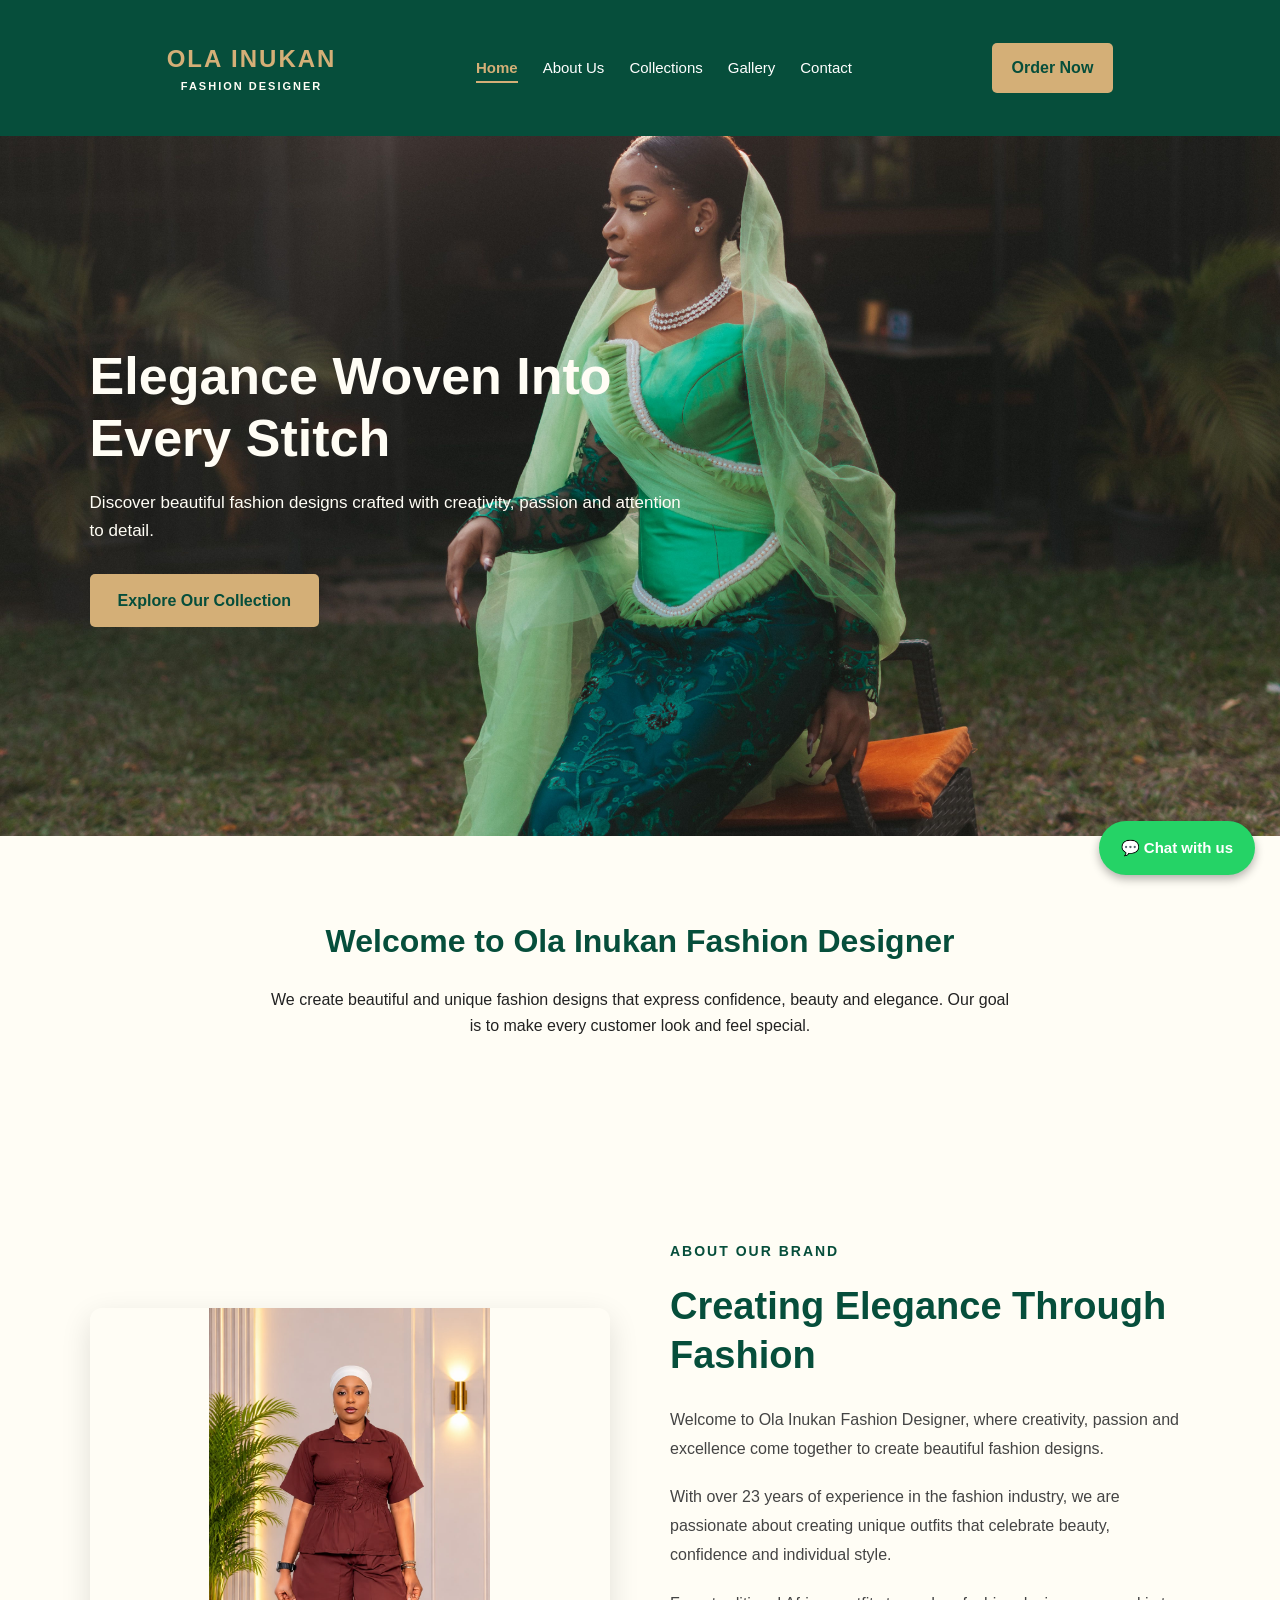
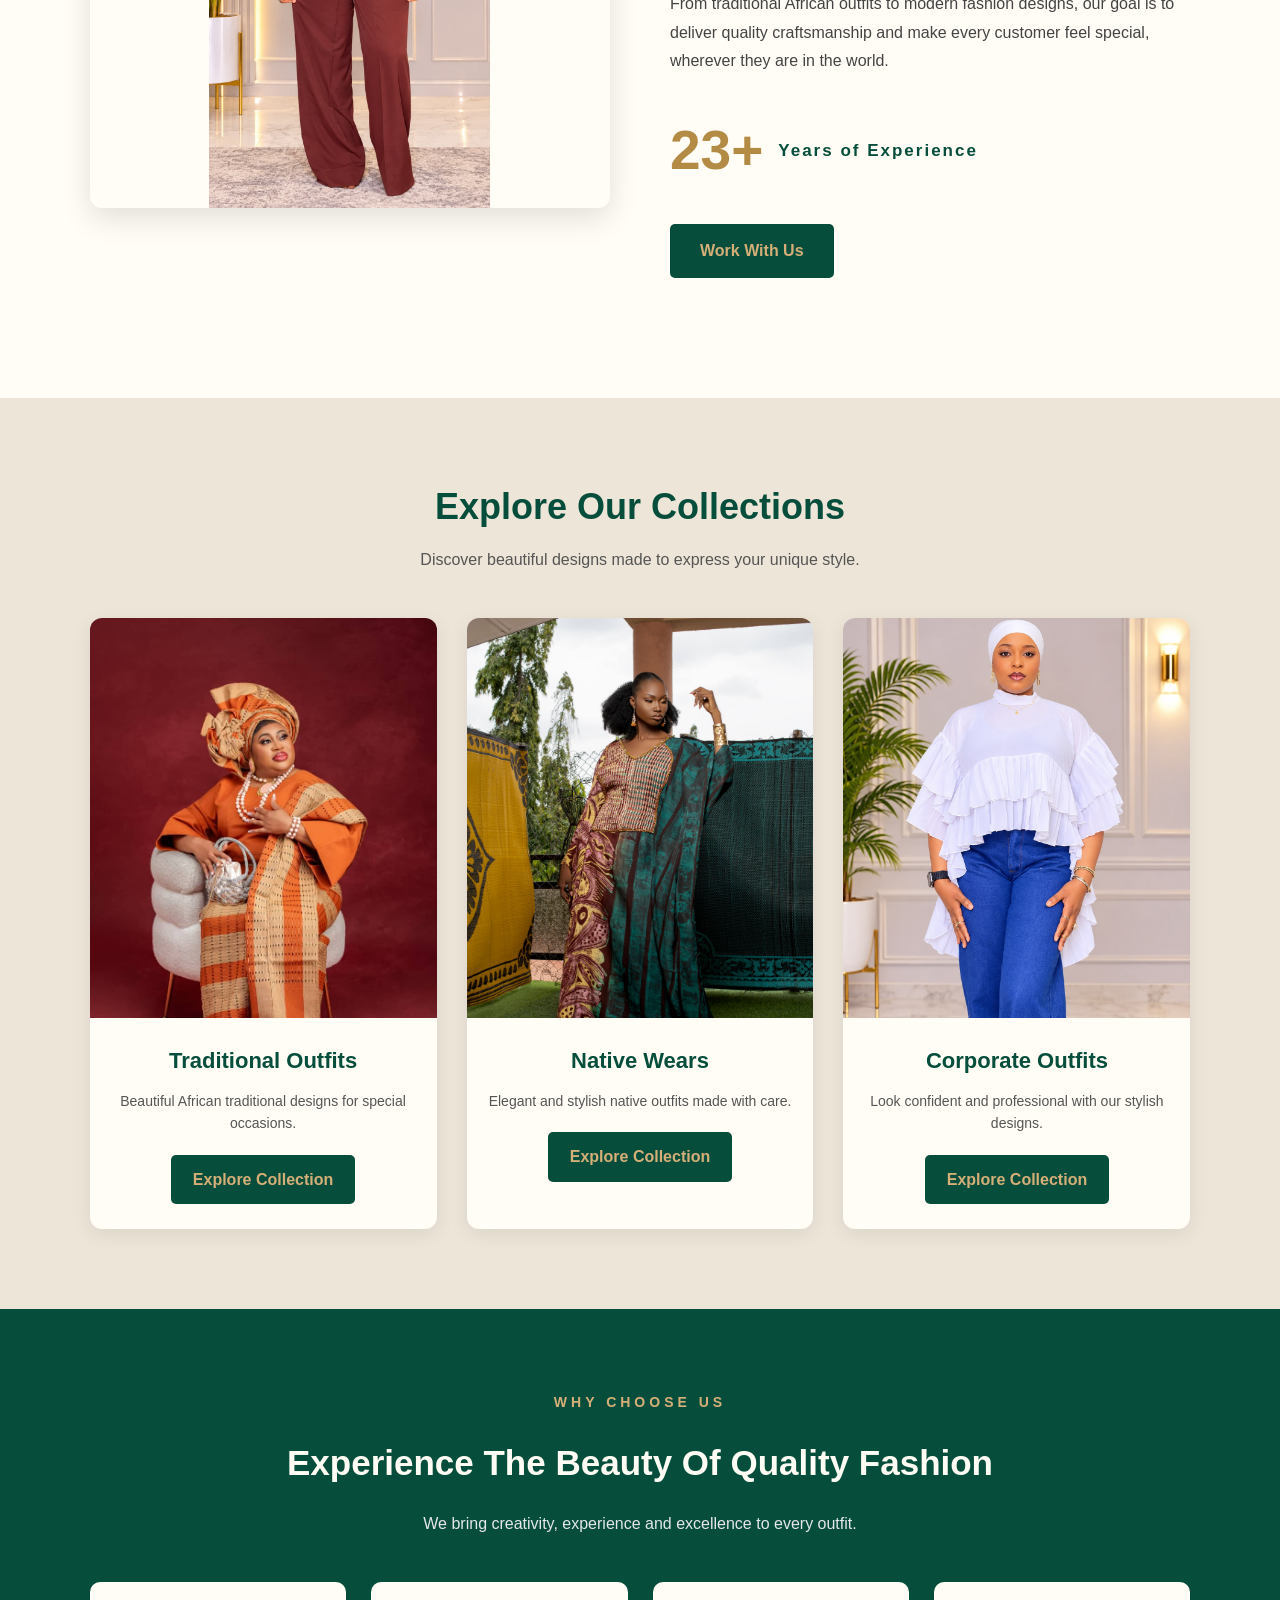
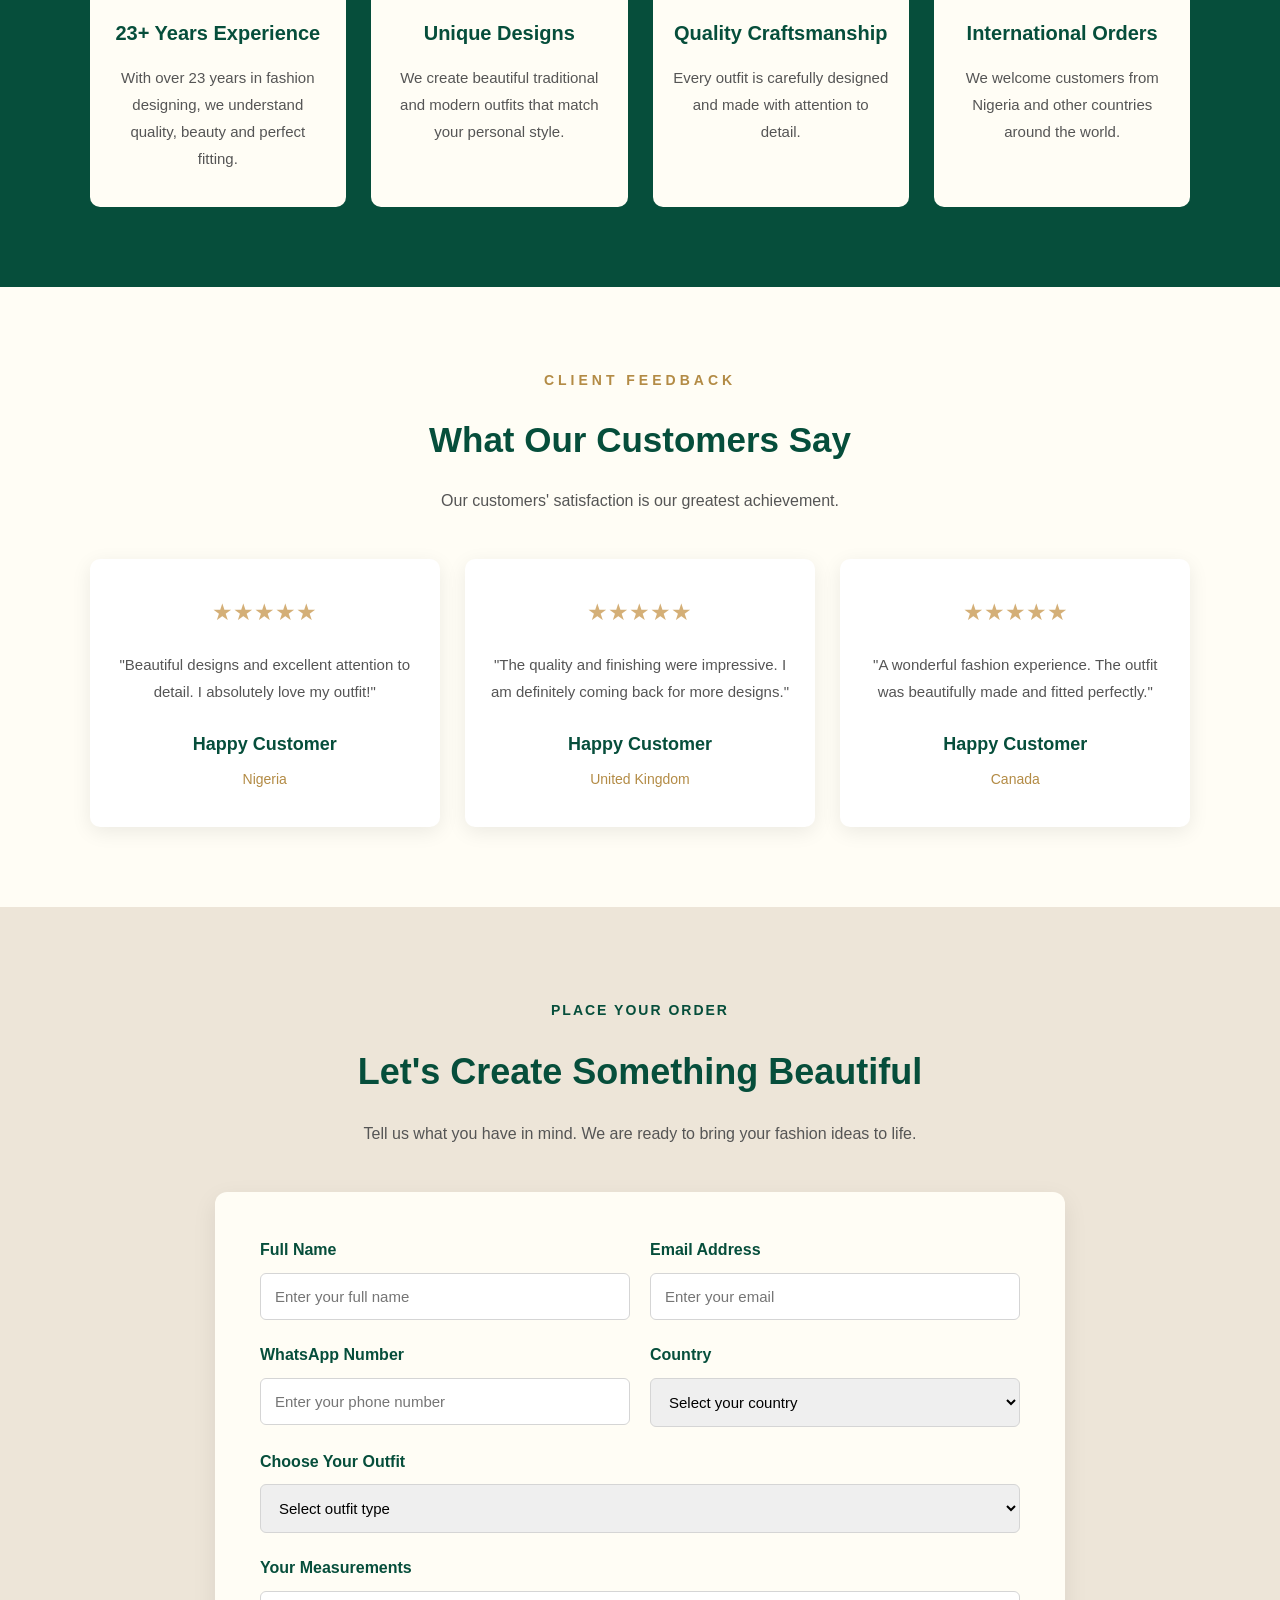
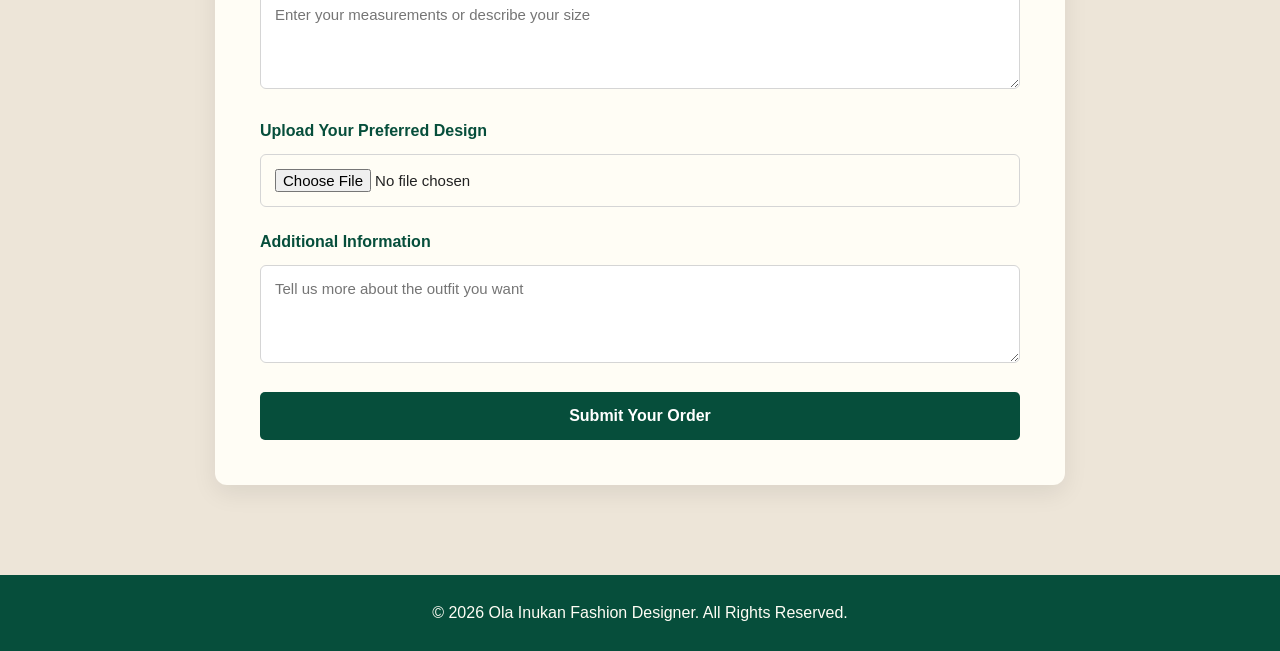
<file: index.html>
<!DOCTYPE html>
<html lang="en">
    <head>
        <meta charset="UTF-8">
        <meta name="viewport" content="width=device-width, initial-scale=1.0">

        <title>Ola Inukan Fashion Designer | Custom Fashion & Traditional Outfits</title>

        <meta name="description" content="Discover beautiful custom fashion designs by Ola Inukan Fashion Designer. We create elegant traditional outfits, native wears, corporate outfits and custom designs for customers in Nigeria and worldwide.">

        <meta name="keywords" content="Ola Inukan Fashion Designer, fashion designer in Nigeria, custom fashion designs, traditional outfits, native wears, corporate outfits, bespoke fashion">

        <meta name="author" content="Ola Inukan Fashion Designer">

        <meta name="robots" content="index, follow">

        <meta name="theme-color" content="#064E3B">

        <link rel="stylesheet" href="css/style.css">
    </head>

<body>
    <!-- Navigation Bar -->
<header>
    <nav class="navbar">

        <div class="logo">
            OLA INUKAN
            <span>FASHION DESIGNER</span>
        </div>

        <ul class="nav-links">
            <li><a href="index.html" class="active">Home</a></li>
            <li><a href="about.html">About Us</a></li>
            <li><a href="collections.html">Collections</a></li>
            <li><a href="gallery.html">Gallery</a></li>
            <li><a href="contact.html">Contact</a></li>
        </ul>

        <a href="order.html" class="order-btn">Order Now</a>

    </nav>
</header>

<!-- Hero Banner -->
<section class="hero">
    <div class="hero-content">

        <h1>Elegance Woven Into Every Stitch</h1>

        <p>
            Discover beautiful fashion designs crafted with creativity,
            passion and attention to detail.
        </p>

        <a href="collections.html" class="hero-btn">
            Explore Our Collection
        </a>

    </div>
</section>

<!-- Welcome Section -->
<section class="welcome">

    <h2>Welcome to Ola Inukan Fashion Designer</h2>

    <p>
        We create beautiful and unique fashion designs that express
        confidence, beauty and elegance. Our goal is to make every
        customer look and feel special.
    </p>

</section>

<!-- ABOUT US SECTION -->
<section class="about">

    <div class="about-container">

        <div class="about-image">
            <img src="./images/collections/about.jpeg" alt="Ola Inukan Fashion Designer">
        </div>

        <div class="about-content">

            <span class="about-subtitle">ABOUT OUR BRAND</span>

            <h2>Creating Elegance Through Fashion</h2>

            <p>
                Welcome to Ola Inukan Fashion Designer, where creativity,
                passion and excellence come together to create beautiful
                fashion designs.
            </p>

            <p>
                With over 23 years of experience in the fashion industry,
                we are passionate about creating unique outfits that
                celebrate beauty, confidence and individual style.
            </p>

            <p>
                From traditional African outfits to modern fashion designs,
                our goal is to deliver quality craftsmanship and make
                every customer feel special, wherever they are in the world.
            </p>

            <div class="experience">
                <h3>23+</h3>
                <span>Years of Experience</span>
            </div>

            <a href="contact.html" class="about-btn">
                Work With Us
            </a>

        </div>

    </div>

</section>

<!-- FASHION COLLECTIONS SECTION -->
<section class="collections">

    <div class="section-heading">
        <h2>Explore Our Collections</h2>
        <p>Discover beautiful designs made to express your unique style.</p>
    </div>

    <div class="collection-container">

        <!-- Traditional Outfits -->
        <div class="collection-box">
            <img src="images/collections/traditional.jpeg"
                 alt="Traditional African outfit">

            <div class="collection-info">
                <h3>Traditional Outfits</h3>
                <p>Beautiful African traditional designs for special occasions.</p>
                <a href="collections.html">Explore Collection</a>
            </div>
        </div>

        <!-- Native Wears -->
        <div class="collection-box">
            <img src="images/collections/native.jpg"
                 alt="Elegant native wear">

            <div class="collection-info">
                <h3>Native Wears</h3>
                <p>Elegant and stylish native outfits made with care.</p>
                <a href="collections.html">Explore Collection</a>
            </div>
        </div>

        <!-- Corporate Outfits -->
        <div class="collection-box">
            <img src="images/collections/corporate.jpeg"
                 alt="Corporate fashion outfit">

            <div class="collection-info">
                <h3>Corporate Outfits</h3>
                <p>Look confident and professional with our stylish designs.</p>
                <a href="collections.html">Explore Collection</a>
            </div>
        </div>

    </div>

</section>

<!-- WHY CHOOSE US SECTION -->

<section class="why-choose-us">

    <div class="why-heading">
        <span>WHY CHOOSE US</span>
        <h2>Experience The Beauty Of Quality Fashion</h2>
        <p>We bring creativity, experience and excellence to every outfit.</p>
    </div>

    <div class="why-container">

        <div class="why-box">
            <h3>23+ Years Experience</h3>
            <p>
                With over 23 years in fashion designing,
                we understand quality, beauty and perfect fitting.
            </p>
        </div>

        <div class="why-box">
            <h3>Unique Designs</h3>
            <p>
                We create beautiful traditional and modern outfits
                that match your personal style.
            </p>
        </div>

        <div class="why-box">
            <h3>Quality Craftsmanship</h3>
            <p>
                Every outfit is carefully designed and made
                with attention to detail.
            </p>
        </div>

        <div class="why-box">
            <h3>International Orders</h3>
            <p>
                We welcome customers from Nigeria and other
                countries around the world.
            </p>
        </div>

    </div>

</section>

<!-- CUSTOMER TESTIMONIALS SECTION -->

<section class="testimonials">

    <div class="testimonial-heading">

        <span>CLIENT FEEDBACK</span>

        <h2>What Our Customers Say</h2>

        <p>
            Our customers' satisfaction is our greatest achievement.
        </p>

    </div>

    <div class="testimonial-container">

        <div class="testimonial-box">

            <div class="stars">★★★★★</div>

            <p>
                "Beautiful designs and excellent attention to detail.
                I absolutely love my outfit!"
            </p>

            <h3>Happy Customer</h3>

            <span>Nigeria</span>

        </div>


        <div class="testimonial-box">

            <div class="stars">★★★★★</div>

            <p>
                "The quality and finishing were impressive.
                I am definitely coming back for more designs."
            </p>

            <h3>Happy Customer</h3>

            <span>United Kingdom</span>

        </div>


        <div class="testimonial-box">

            <div class="stars">★★★★★</div>

            <p>
                "A wonderful fashion experience.
                The outfit was beautifully made and fitted perfectly."
            </p>

            <h3>Happy Customer</h3>

            <span>Canada</span>

        </div>

    </div>

</section>

<!-- ORDER YOUR OUTFIT SECTION -->

<section class="order-section">

    <div class="order-heading">

        <span>PLACE YOUR ORDER</span>

        <h2>Let's Create Something Beautiful</h2>

        <p>
            Tell us what you have in mind.
            We are ready to bring your fashion ideas to life.
        </p>

    </div>

    <div class="order-container">

        <form id="orderForm">

    <div class="form-row">

        <div class="form-group">
            <label>Full Name</label>
            <input type="text" id="customerName" placeholder="Enter your full name" required>
        </div>

        <div class="form-group">
            <label>Email Address</label>
            <input type="email" id="customerEmail" placeholder="Enter your email" required>
        </div>

    </div>

    <div class="form-row">

        <div class="form-group">
            <label>WhatsApp Number</label>
            <input type="tel" id="phone" placeholder="Enter your phone number" required>
        </div>

        <div class="form-group">
            <label>Country</label>
            <select id="country" required>
                <option value="">Select your country</option>
                <option>Nigeria</option>
                <option>United Kingdom</option>
                <option>Canada</option>
                <option>United States</option>
                <option>Other</option>
            </select>
        </div>

    </div>

    <div class="form-group">
        <label>Choose Your Outfit</label>

        <select id="outfit" required>
            <option value="">Select outfit type</option>
            <option>Traditional Outfits</option>
            <option>Native Wears</option>
            <option>Corporate Outfits</option>
            <option>Wedding Outfits</option>
            <option>Custom Designs</option>
        </select>
    </div>

    <div class="form-group">
        <label>Your Measurements</label>

        <textarea id="measurements" rows="4"
        placeholder="Enter your measurements or describe your size"></textarea>
    </div>

    <div class="form-group">
        <label>Upload Your Preferred Design</label>

        <input type="file" id="designImage" accept="image/*">
    </div>

    <div class="form-group">
        <label>Additional Information</label>

        <textarea id="details" rows="4"
        placeholder="Tell us more about the outfit you want"></textarea>
    </div>

    <button type="submit" class="order-submit">
        Submit Your Order
    </button>

</form>

    </div>

</section>

<!-- Footer -->
<footer>
    <p>&copy; 2026 Ola Inukan Fashion Designer. All Rights Reserved.</p>
</footer>

<script src="script.js"></script>

<a href="https://wa.me/2348084676837"
   class="whatsapp-float"
   target="_blank"
   aria-label="Chat with us on WhatsApp">

    <span>💬 Chat with us</span>

</a>

</body>
</html>
</file>
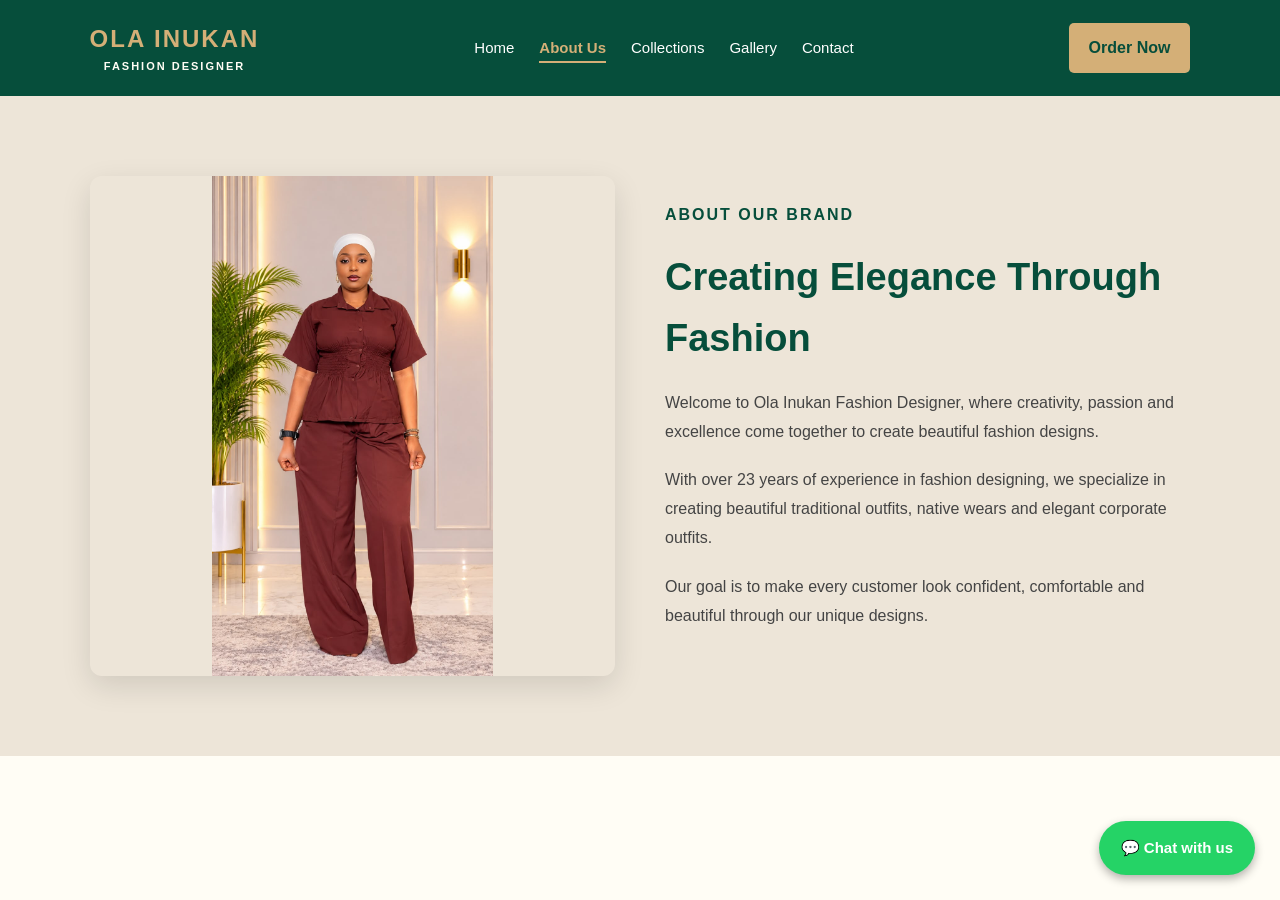
<file: about.html>
<!DOCTYPE html>
<html lang="en">
<head>
    <meta charset="UTF-8">
    <meta name="viewport" content="width=device-width, initial-scale=1.0">

    <title>About Ola Inukan | 23 Years of Fashion Experience</title>

    <meta name="description" content="Learn about Ola Inukan Fashion Designer, a fashion professional with 23 years of experience creating beautiful traditional, native and custom outfits.">

    <meta name="keywords" content="About Ola Inukan, experienced fashion designer, Nigerian fashion designer, custom clothing">

    <meta name="author" content="Ola Inukan Fashion Designer">
    <meta name="robots" content="index, follow">
    <meta name="theme-color" content="#064E3B">

    <link rel="stylesheet" href="css/style.css">
</head>

<body>

    <!-- Navigation Bar -->
    <nav class="navbar">

        <div class="logo">
            OLA INUKAN
            <span>FASHION DESIGNER</span>
        </div>

        <ul class="nav-links">
            <li><a href="index.html">Home</a></li>
            <li><a href="about.html" class="active">About Us</a></li>
            <li><a href="collections.html">Collections</a></li>
            <li><a href="gallery.html">Gallery</a></li>
            <li><a href="contact.html">Contact</a></li>
        </ul>

        <a href="order.html" class="order-btn">Order Now</a>

    </nav>

    <!-- About Us Section -->
    <section class="about-page">

        <div class="about-image">
            <img src="./images/collections/about.jpeg" alt="Ola Inukan Fashion Designer">
        </div>

        <div class="about-content">

            <span>ABOUT OUR BRAND</span>

            <h1>Creating Elegance Through Fashion</h1>

            <p>
                Welcome to Ola Inukan Fashion Designer, where creativity,
                passion and excellence come together to create beautiful
                fashion designs.
            </p>

            <p>
                With over 23 years of experience in fashion designing,
                we specialize in creating beautiful traditional outfits,
                native wears and elegant corporate outfits.
            </p>

            <p>
                Our goal is to make every customer look confident,
                comfortable and beautiful through our unique designs.
            </p>

        </div>

    </section>

<a href="https://wa.me/2348084676837"
   class="whatsapp-float"
   target="_blank"
   aria-label="Chat with us on WhatsApp">

    <span>💬 Chat with us</span>

</a>

</body>
</html>
</file>
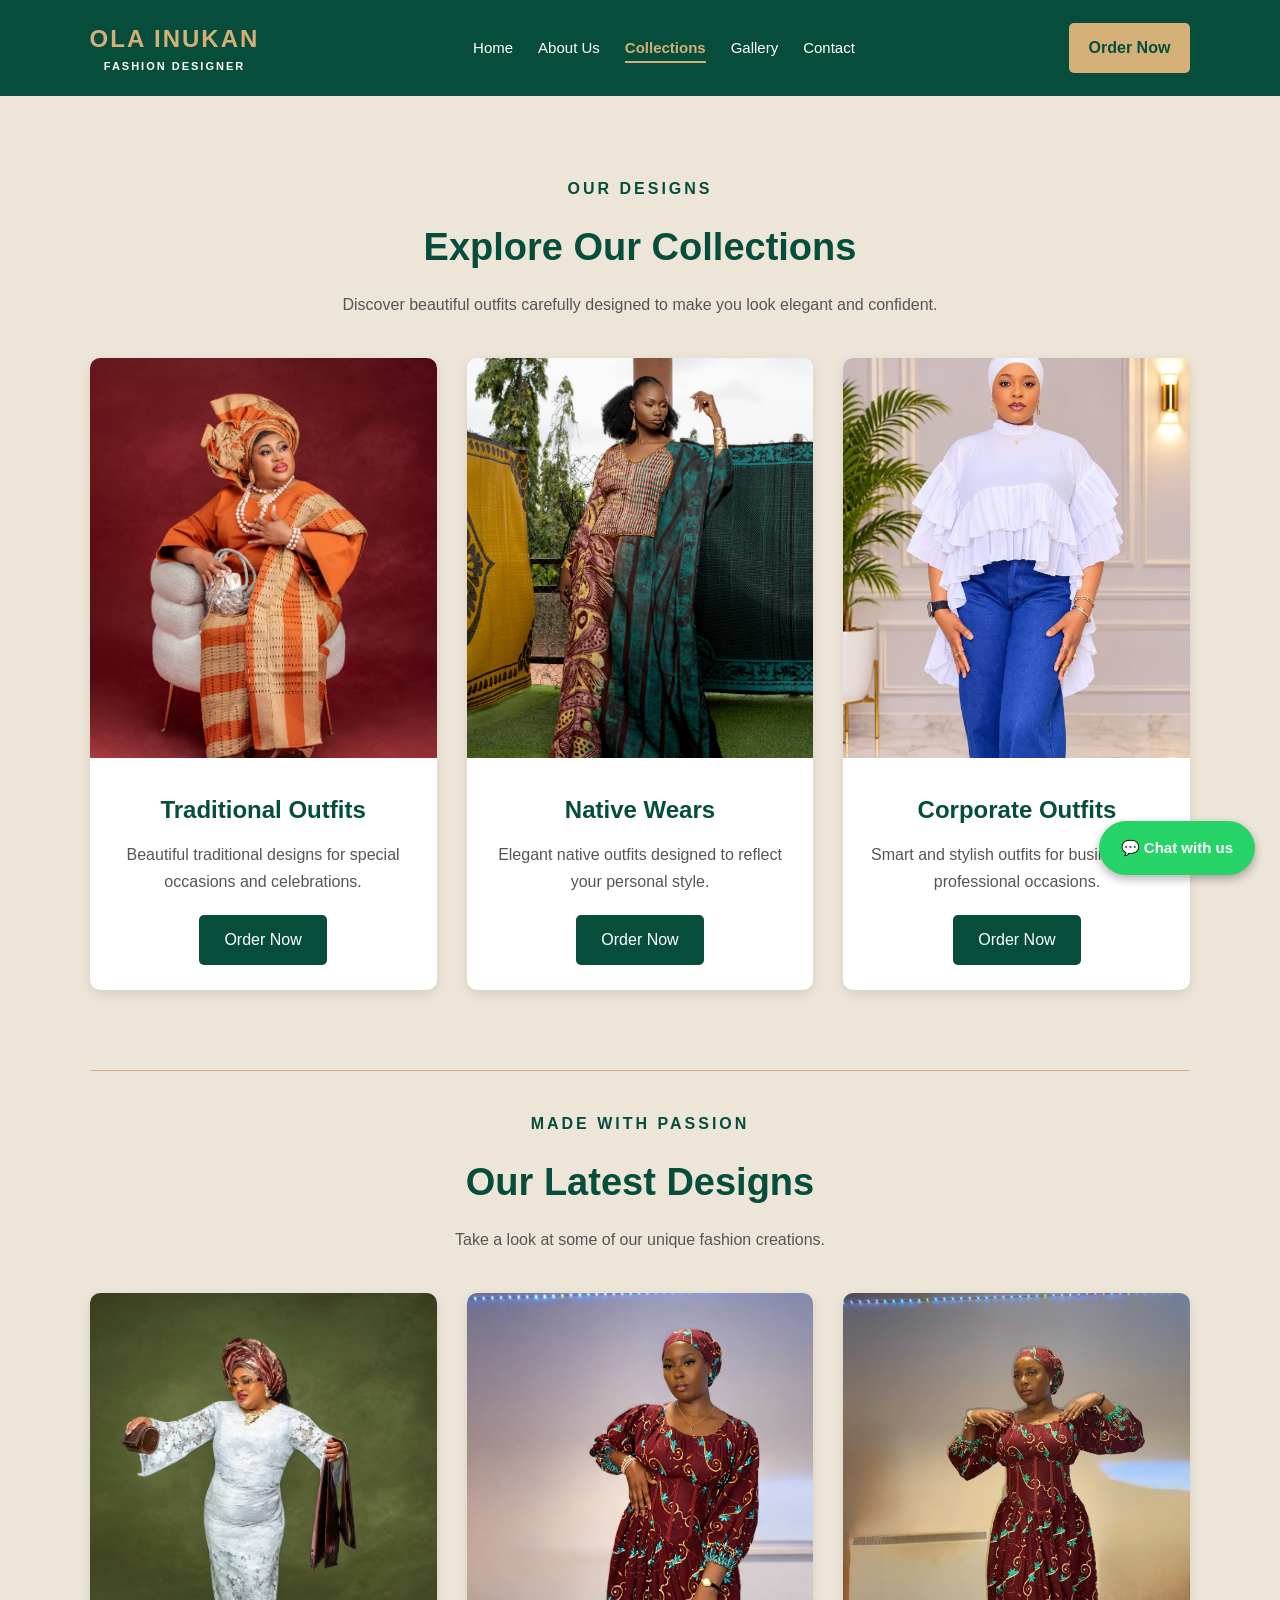
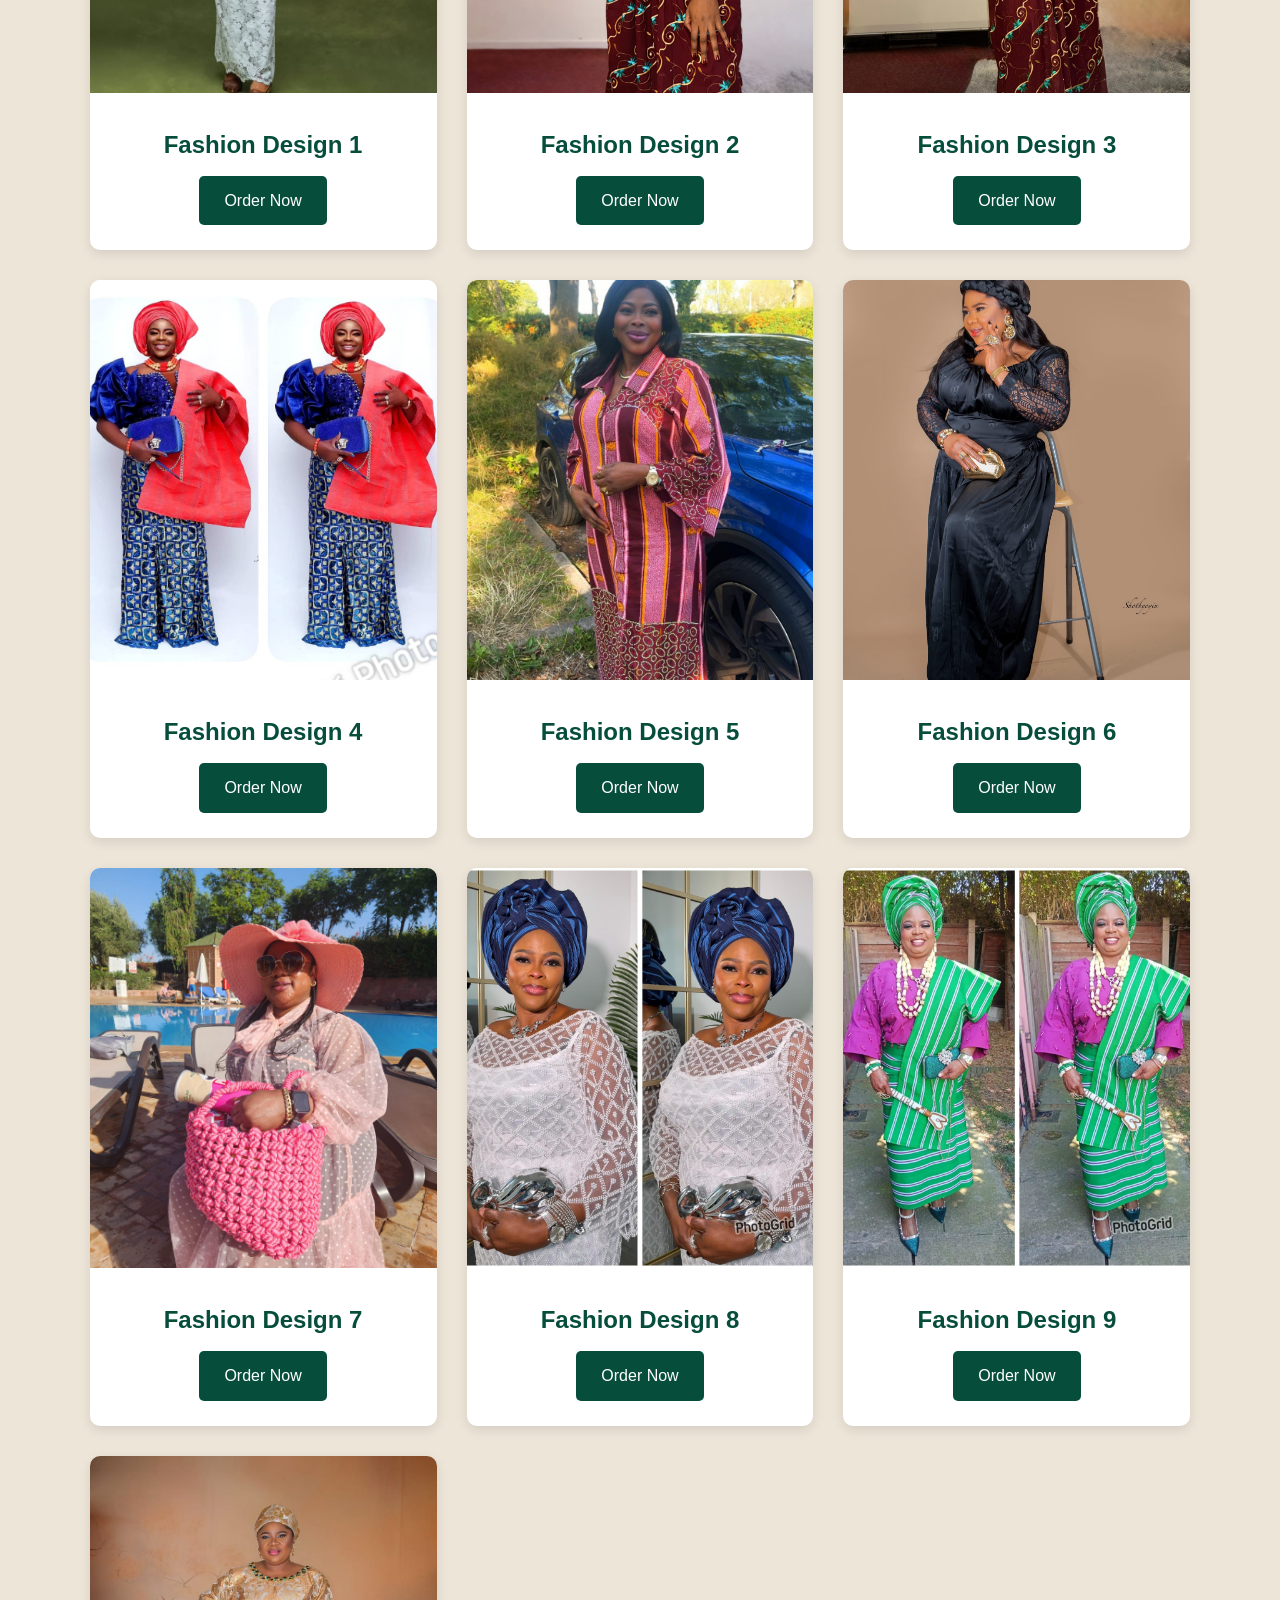
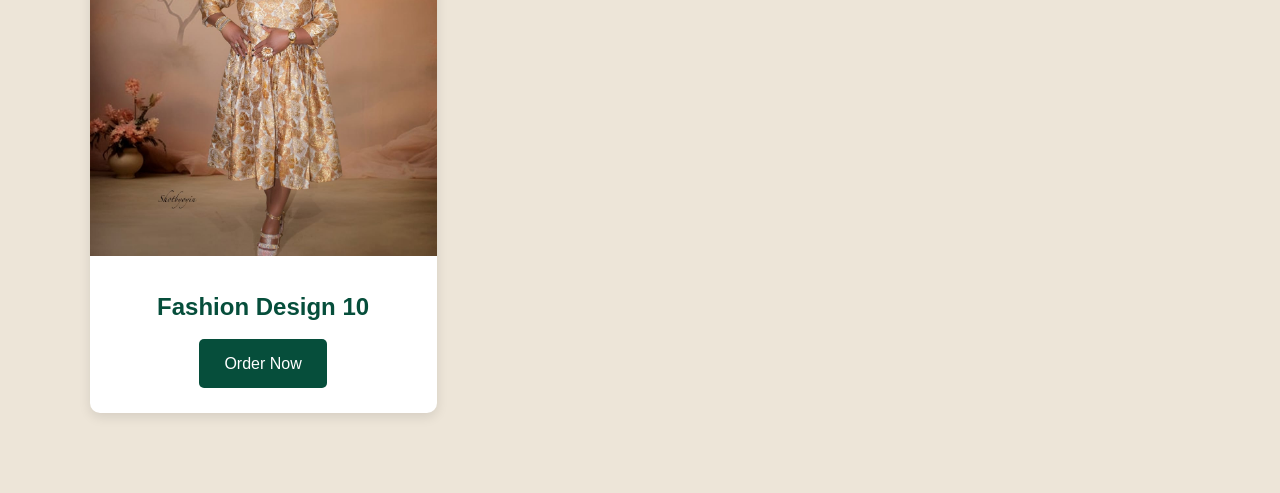
<file: collections.html>
<!DOCTYPE html>
<html lang="en">
<head>
    <meta charset="UTF-8">
    <meta name="viewport" content="width=device-width, initial-scale=1.0">

    <title>Fashion Collections | Ola Inukan Fashion Designer</title>

    <meta name="description" content="Explore beautiful traditional outfits, native wears, corporate outfits and custom fashion collections by Ola Inukan Fashion Designer.">

    <meta name="keywords" content="fashion collections, traditional outfits, native wears, corporate fashion, Nigerian clothing">

    <meta name="author" content="Ola Inukan Fashion Designer">
    <meta name="robots" content="index, follow">
    <meta name="theme-color" content="#064E3B">

    <link rel="stylesheet" href="css/style.css">
</head>

<body>

    <!-- Navigation Bar -->
    <nav class="navbar">

        <div class="logo">
            OLA INUKAN
            <span>FASHION DESIGNER</span>
        </div>

        <ul class="nav-links">
            <li><a href="index.html">Home</a></li>
            <li><a href="about.html">About Us</a></li>
            <li><a href="collections.html" class="active">Collections</a></li>
            <li><a href="gallery.html">Gallery</a></li>
            <li><a href="contact.html">Contact</a></li>
        </ul>

        <a href="order.html" class="order-btn">Order Now</a>

    </nav>

    <!-- Main Collections Section -->
    <section class="fashion-collections">

        <div class="collections-title">
            <span>OUR DESIGNS</span>
            <h1>Explore Our Collections</h1>
            <p>Discover beautiful outfits carefully designed to make you look elegant and confident.</p>
        </div>

        <!-- Main Fashion Categories -->
        <div class="fashion-container">

            <div class="fashion-card">
                <img src="images/collections/traditional.jpeg" alt="Traditional Outfit">

                <div class="fashion-info">
                    <h2>Traditional Outfits</h2>
                    <p>Beautiful traditional designs for special occasions and celebrations.</p>
                    <a href="order.html">Order Now</a>
                </div>
            </div>

            <div class="fashion-card">
                <img src="images/collections/native.jpg" alt="Native Wear">

                <div class="fashion-info">
                    <h2>Native Wears</h2>
                    <p>Elegant native outfits designed to reflect your personal style.</p>
                    <a href="order.html">Order Now</a>
                </div>
            </div>

            <div class="fashion-card">
                <img src="images/collections/corporate.jpeg" alt="Corporate Outfit">

                <div class="fashion-info">
                    <h2>Corporate Outfits</h2>
                    <p>Smart and stylish outfits for business and professional occasions.</p>
                    <a href="order.html">Order Now</a>
                </div>
            </div>

        </div>

        <!-- Latest Designs Heading -->
        <div class="collections-title latest-designs-heading">
            <span>MADE WITH PASSION</span>
            <h1>Our Latest Designs</h1>
            <p>Take a look at some of our unique fashion creations.</p>
        </div>

        <!-- Latest Fashion Designs -->
        <div class="fashion-container">

            <div class="fashion-card">
                <img src="images/collections/design1.jpeg" alt="Fashion Design 1">
                <div class="fashion-info">
                    <h2>Fashion Design 1</h2>
                    <a href="order.html">Order Now</a>
                </div>
            </div>

            <div class="fashion-card">
                <img src="images/collections/design2.jpeg" alt="Fashion Design 2">
                <div class="fashion-info">
                    <h2>Fashion Design 2</h2>
                    <a href="order.html">Order Now</a>
                </div>
            </div>

            <div class="fashion-card">
                <img src="images/collections/design3.jpeg" alt="Fashion Design 3">
                <div class="fashion-info">
                    <h2>Fashion Design 3</h2>
                    <a href="order.html">Order Now</a>
                </div>
            </div>

            <div class="fashion-card">
                <img src="images/collections/design4.jpeg" alt="Fashion Design 4">
                <div class="fashion-info">
                    <h2>Fashion Design 4</h2>
                    <a href="order.html">Order Now</a>
                </div>
            </div>

            <div class="fashion-card">
                <img src="images/collections/design5.jpeg" alt="Fashion Design 5">
                <div class="fashion-info">
                    <h2>Fashion Design 5</h2>
                    <a href="order.html">Order Now</a>
                </div>
            </div>

            <div class="fashion-card">
                <img src="images/collections/design6.jpeg" alt="Fashion Design 6">
                <div class="fashion-info">
                    <h2>Fashion Design 6</h2>
                    <a href="order.html">Order Now</a>
                </div>
            </div>

            <div class="fashion-card">
                <img src="images/collections/design7.jpeg" alt="Fashion Design 7">
                <div class="fashion-info">
                    <h2>Fashion Design 7</h2>
                    <a href="order.html">Order Now</a>
                </div>
            </div>

            <div class="fashion-card">
                <img src="images/collections/design8.jpeg" alt="Fashion Design 8">
                <div class="fashion-info">
                    <h2>Fashion Design 8</h2>
                    <a href="order.html">Order Now</a>
                </div>
            </div>

            <div class="fashion-card">
                <img src="images/collections/design9.jpeg" alt="Fashion Design 9">
                <div class="fashion-info">
                    <h2>Fashion Design 9</h2>
                    <a href="order.html">Order Now</a>
                </div>
            </div>

            <div class="fashion-card">
                <img src="images/collections/design10.jpeg" alt="Fashion Design 10">
                <div class="fashion-info">
                    <h2>Fashion Design 10</h2>
                    <a href="order.html">Order Now</a>
                </div>
            </div>

        </div>

    </section>

<a href="https://wa.me/2348084676837"
   class="whatsapp-float"
   target="_blank"
   aria-label="Chat with us on WhatsApp">

    <span>💬 Chat with us</span>

</a>

</body>
</html>
</file>
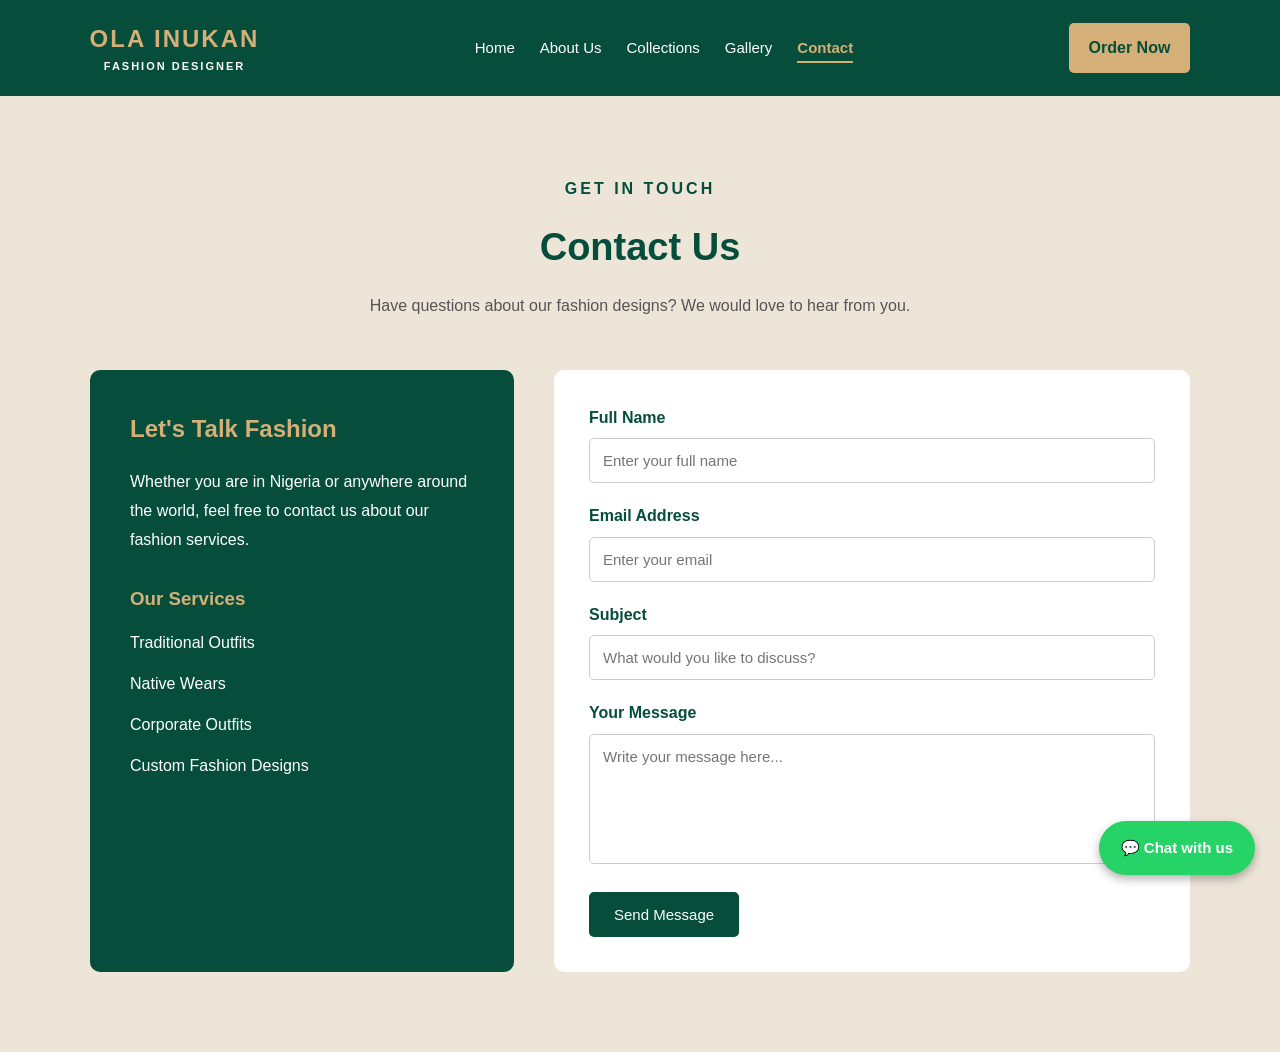
<file: contact.html>
<!DOCTYPE html>
<html lang="en">
<head>
    <meta charset="UTF-8">
    <meta name="viewport" content="width=device-width, initial-scale=1.0">

    <title>Contact Ola Inukan | Fashion Designer</title>

    <meta name="description" content="Contact Ola Inukan Fashion Designer for enquiries, custom outfit designs, traditional clothing and fashion services in Nigeria and worldwide.">

    <meta name="keywords" content="contact Ola Inukan, fashion designer contact, custom fashion enquiries, Nigerian fashion services">

    <meta name="author" content="Ola Inukan Fashion Designer">
    <meta name="robots" content="index, follow">
    <meta name="theme-color" content="#064E3B">

    <link rel="stylesheet" href="css/style.css">
</head>

<body>

    <!-- Navigation Bar -->
<nav class="navbar">

    <div class="logo">
        OLA INUKAN
        <span>FASHION DESIGNER</span>
    </div>

    <ul class="nav-links">
        <li><a href="index.html">Home</a></li>
        <li><a href="about.html">About Us</a></li>
        <li><a href="collections.html">Collections</a></li>
        <li><a href="gallery.html">Gallery</a></li>
        <li><a href="contact.html" class="active">Contact</a></li>
    </ul>

    <a href="order.html" class="order-btn">Order Now</a>

</nav>

<!-- Contact Section -->
<section class="contact-section">

    <div class="contact-heading">
        <span>GET IN TOUCH</span>
        <h1>Contact Us</h1>
        <p>Have questions about our fashion designs? We would love to hear from you.</p>
    </div>

    <div class="contact-container">

        <div class="contact-info">

            <h2>Let's Talk Fashion</h2>

            <p>
                Whether you are in Nigeria or anywhere around the world,
                feel free to contact us about our fashion services.
            </p>

            <h3>Our Services</h3>

            <p>Traditional Outfits</p>
            <p>Native Wears</p>
            <p>Corporate Outfits</p>
            <p>Custom Fashion Designs</p>

        </div>

        <div class="contact-form">

            <form id="contactForm">

                <div class="contact-group">
                    <label for="name">Full Name</label>
                    <input type="text" id="name" name="name" placeholder="Enter your full name" required>
                </div>

                <div class="contact-group">
                    <label for="email">Email Address</label>
                    <input type="email" id="email" name="email" placeholder="Enter your email" required>
                </div>

                <div class="contact-group">
                    <label for="subject">Subject</label>
                    <input type="text" id="subject" name="subject" placeholder="What would you like to discuss?" required>
                </div>

                <div class="contact-group">
                    <label for="message">Your Message</label>
                    <textarea id="message" name="message" rows="6" placeholder="Write your message here..." required></textarea>
                </div>

                <button type="submit" class="contact-submit">Send Message</button>

            </form>

        </div>

    </div>

</section>

<script src="script.js"></script>

<a href="https://wa.me/2348084676837"
   class="whatsapp-float"
   target="_blank"
   aria-label="Chat with us on WhatsApp">

    <span>💬 Chat with us</span>

</a>

</body>
</html>
</file>
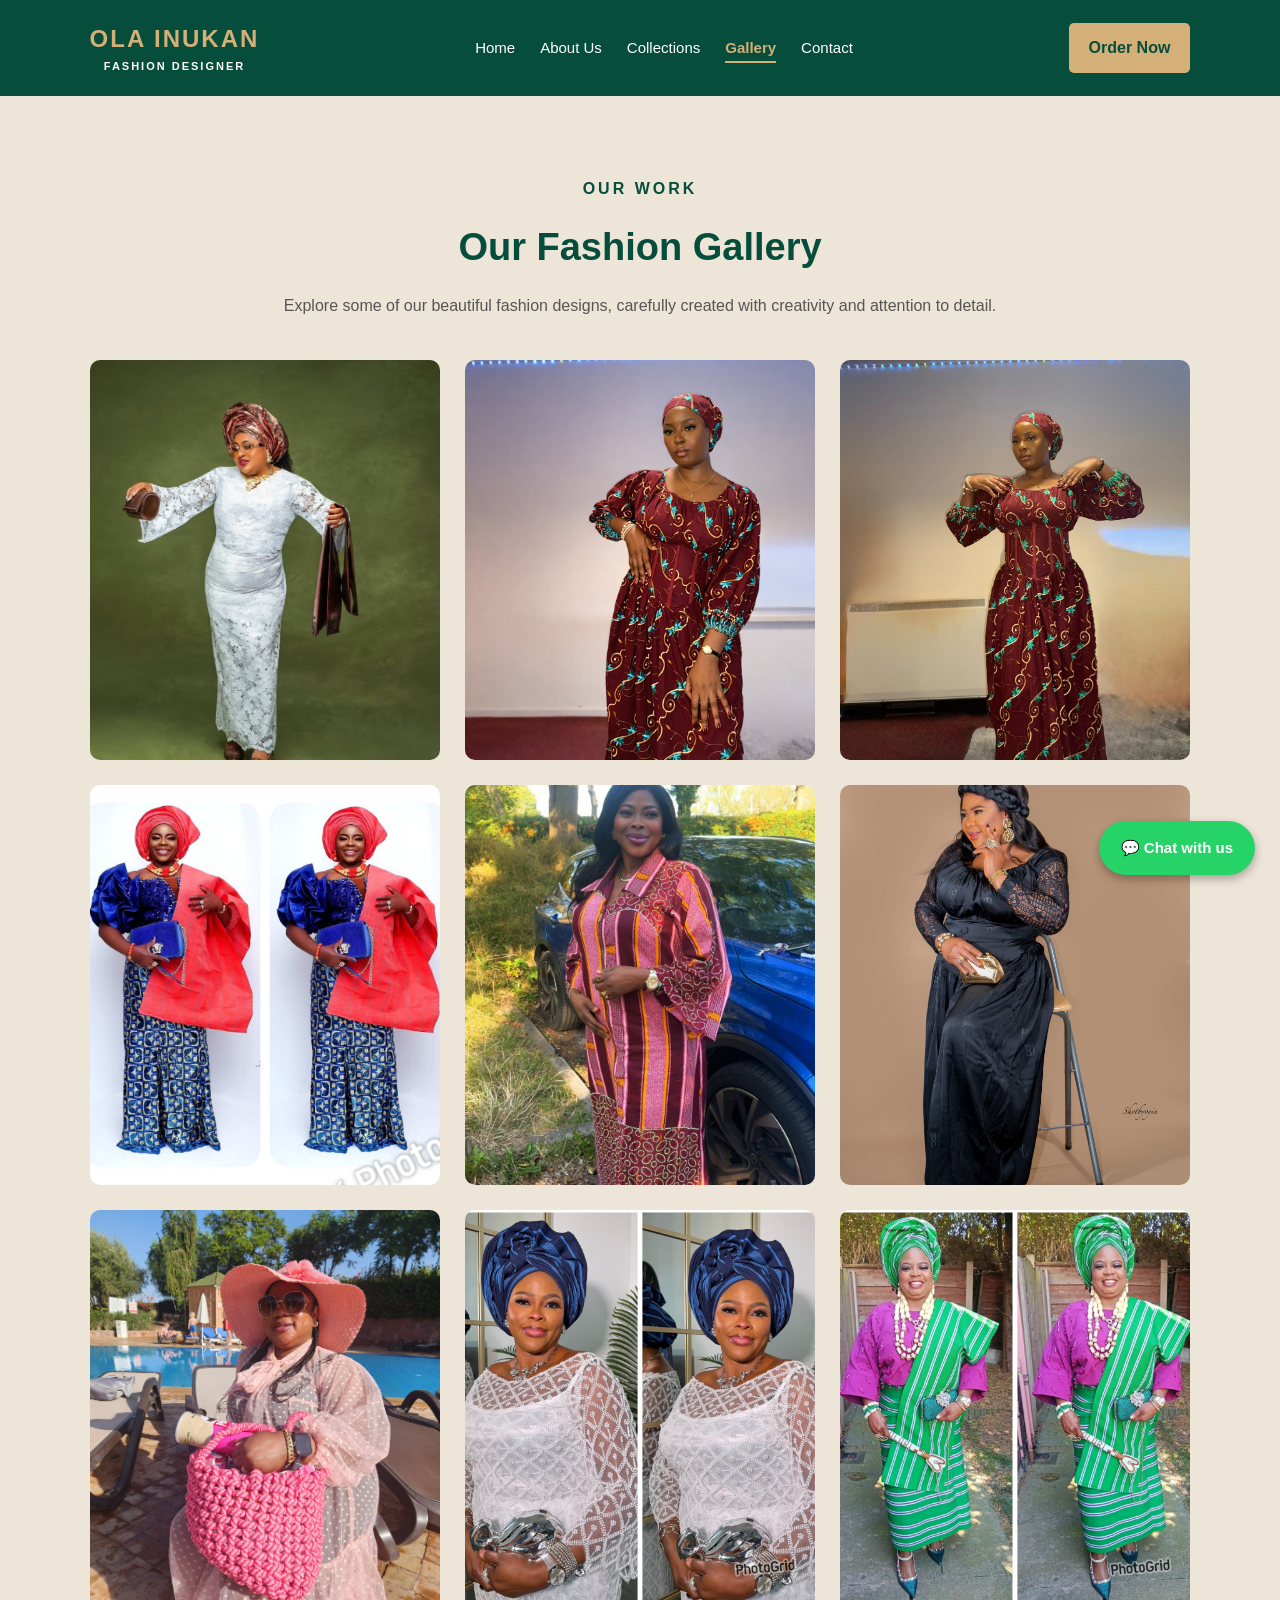
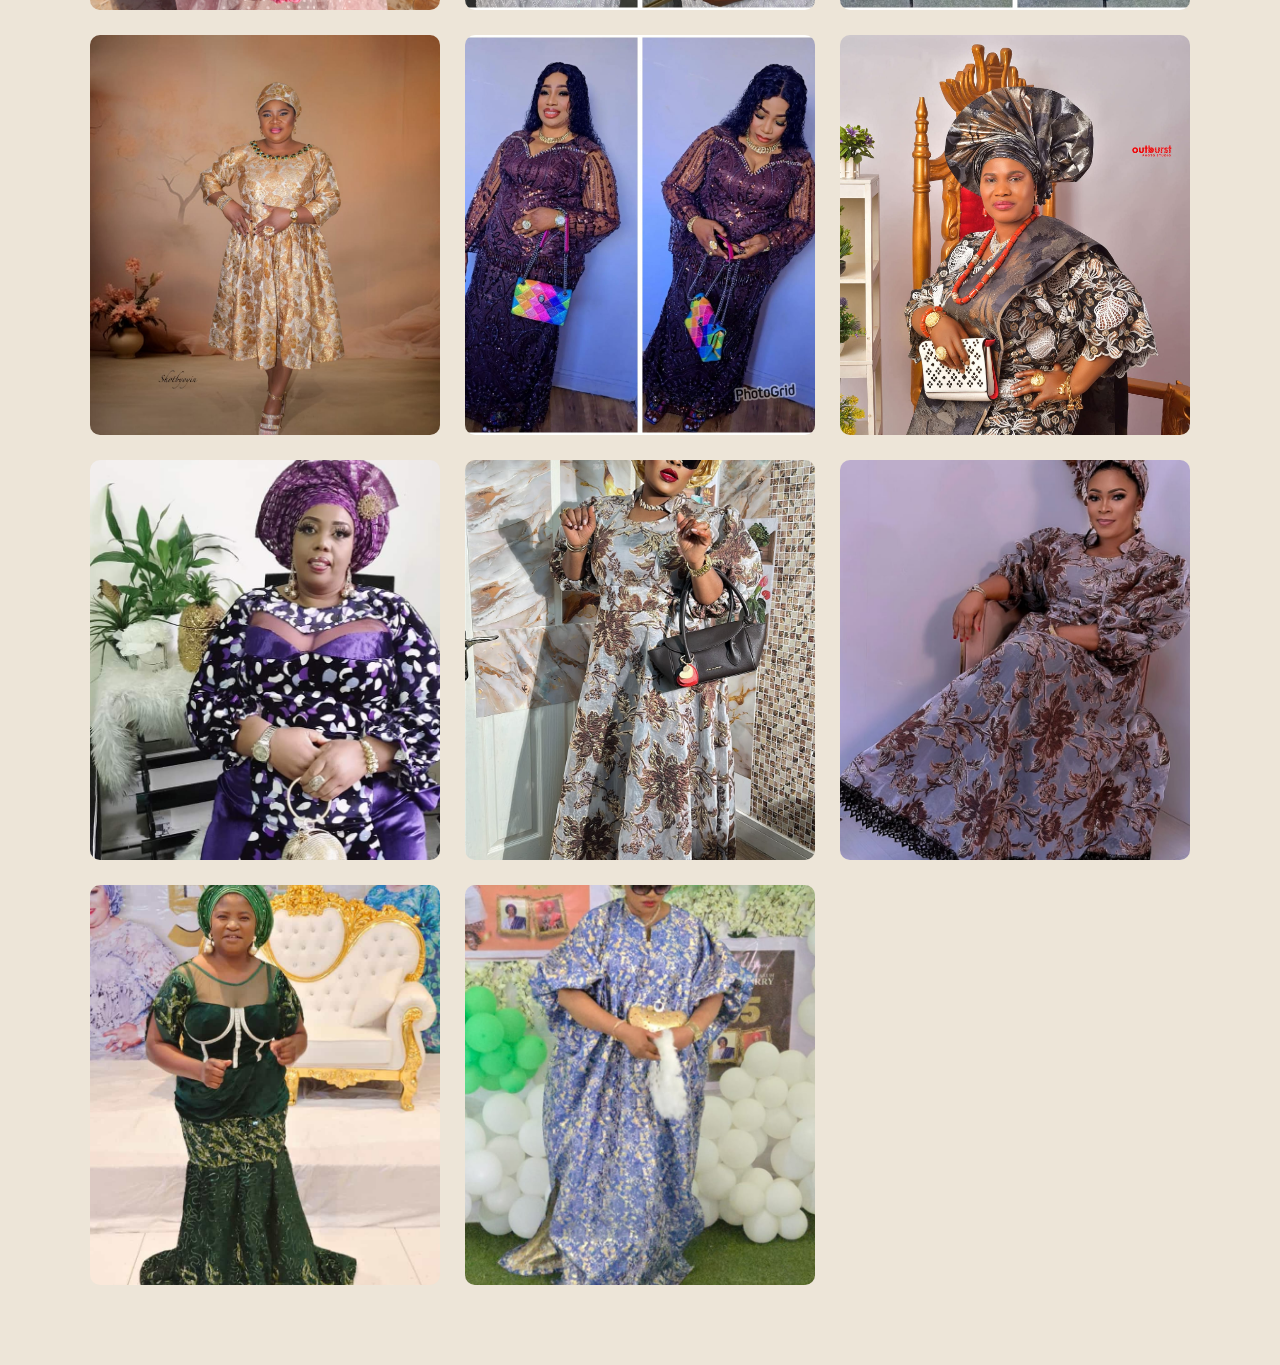
<file: gallery.html>
<!DOCTYPE html>
<html lang="en">
<head>
    <meta charset="UTF-8">
    <meta name="viewport" content="width=device-width, initial-scale=1.0">

    <title>Fashion Design Gallery | Ola Inukan Fashion Designer</title>

    <meta name="description" content="View beautiful fashion designs and outfit inspirations created by Ola Inukan Fashion Designer. Explore our latest fashion work.">

    <meta name="keywords" content="fashion design gallery, Nigerian fashion designs, outfit inspiration, Ola Inukan designs">

    <meta name="author" content="Ola Inukan Fashion Designer">
    <meta name="robots" content="index, follow">
    <meta name="theme-color" content="#064E3B">

    <link rel="stylesheet" href="css/style.css">
</head>

<body>

    <!-- Navigation Bar -->
<nav class="navbar">

    <div class="logo">
        OLA INUKAN
        <span>FASHION DESIGNER</span>
    </div>

    <ul class="nav-links">
        <li><a href="index.html">Home</a></li>
        <li><a href="about.html">About Us</a></li>
        <li><a href="collections.html">Collections</a></li>
        <li><a href="gallery.html" class="active">Gallery</a></li>
        <li><a href="contact.html">Contact</a></li>
    </ul>

    <a href="order.html" class="order-btn">Order Now</a>

</nav>

<!-- Gallery Section -->
<section class="gallery-section">

    <div class="gallery-heading">
        <span>OUR WORK</span>
        <h1>Our Fashion Gallery</h1>
        <p>Explore some of our beautiful fashion designs, carefully created with creativity and attention to detail.</p>
    </div>

    <div class="gallery-container">

        <div class="gallery-item">
            <img src="images/collections/design1.jpeg" alt="Fashion design 1">
        </div>

        <div class="gallery-item">
            <img src="images/collections/design2.jpeg" alt="Fashion design 2">
        </div>

        <div class="gallery-item">
            <img src="images/collections/design3.jpeg" alt="Fashion design 3">
        </div>

        <div class="gallery-item">
            <img src="images/collections/design4.jpeg" alt="Fashion design 4">
        </div>

        <div class="gallery-item">
            <img src="images/collections/design5.jpeg" alt="Fashion design 5">
        </div>

        <div class="gallery-item">
            <img src="images/collections/design6.jpeg" alt="Fashion design 6">
        </div>

        <div class="gallery-item">
            <img src="images/collections/design7.jpeg" alt="Fashion design 7">
        </div>

        <div class="gallery-item">
            <img src="images/collections/design8.jpeg" alt="Fashion design 8">
        </div>

        <div class="gallery-item">
            <img src="images/collections/design9.jpeg" alt="Fashion design 9">
        </div>

        <div class="gallery-item">
            <img src="images/collections/design10.jpeg" alt="Fashion design 10">
        </div>

        <div class="gallery-item">
            <img src="images/collections/design11.jpeg" alt="Fashion design 11">
        </div>

        <div class="gallery-item">
            <img src="images/collections/design12.jpeg" alt="Fashion design 12">
        </div>

        <div class="gallery-item">
            <img src="images/collections/design13.jpeg" alt="Fashion design 13">
        </div>

        <div class="gallery-item">
            <img src="images/collections/design14.jpeg" alt="Fashion design 14">
        </div>

        <div class="gallery-item">
            <img src="images/collections/design15.jpeg" alt="Fashion design 15">
        </div>

        <div class="gallery-item">
            <img src="images/collections/design16.jpeg" alt="Fashion design 16">
        </div>

        <div class="gallery-item">
            <img src="images/collections/design17.jpeg" alt="Fashion design 17">
        </div>


    </div>

</section>

<a href="https://wa.me/2348084676837"
   class="whatsapp-float"
   target="_blank"
   aria-label="Chat with us on WhatsApp">

    <span>💬 Chat with us</span>

</a>

</body>
</html>
</file>
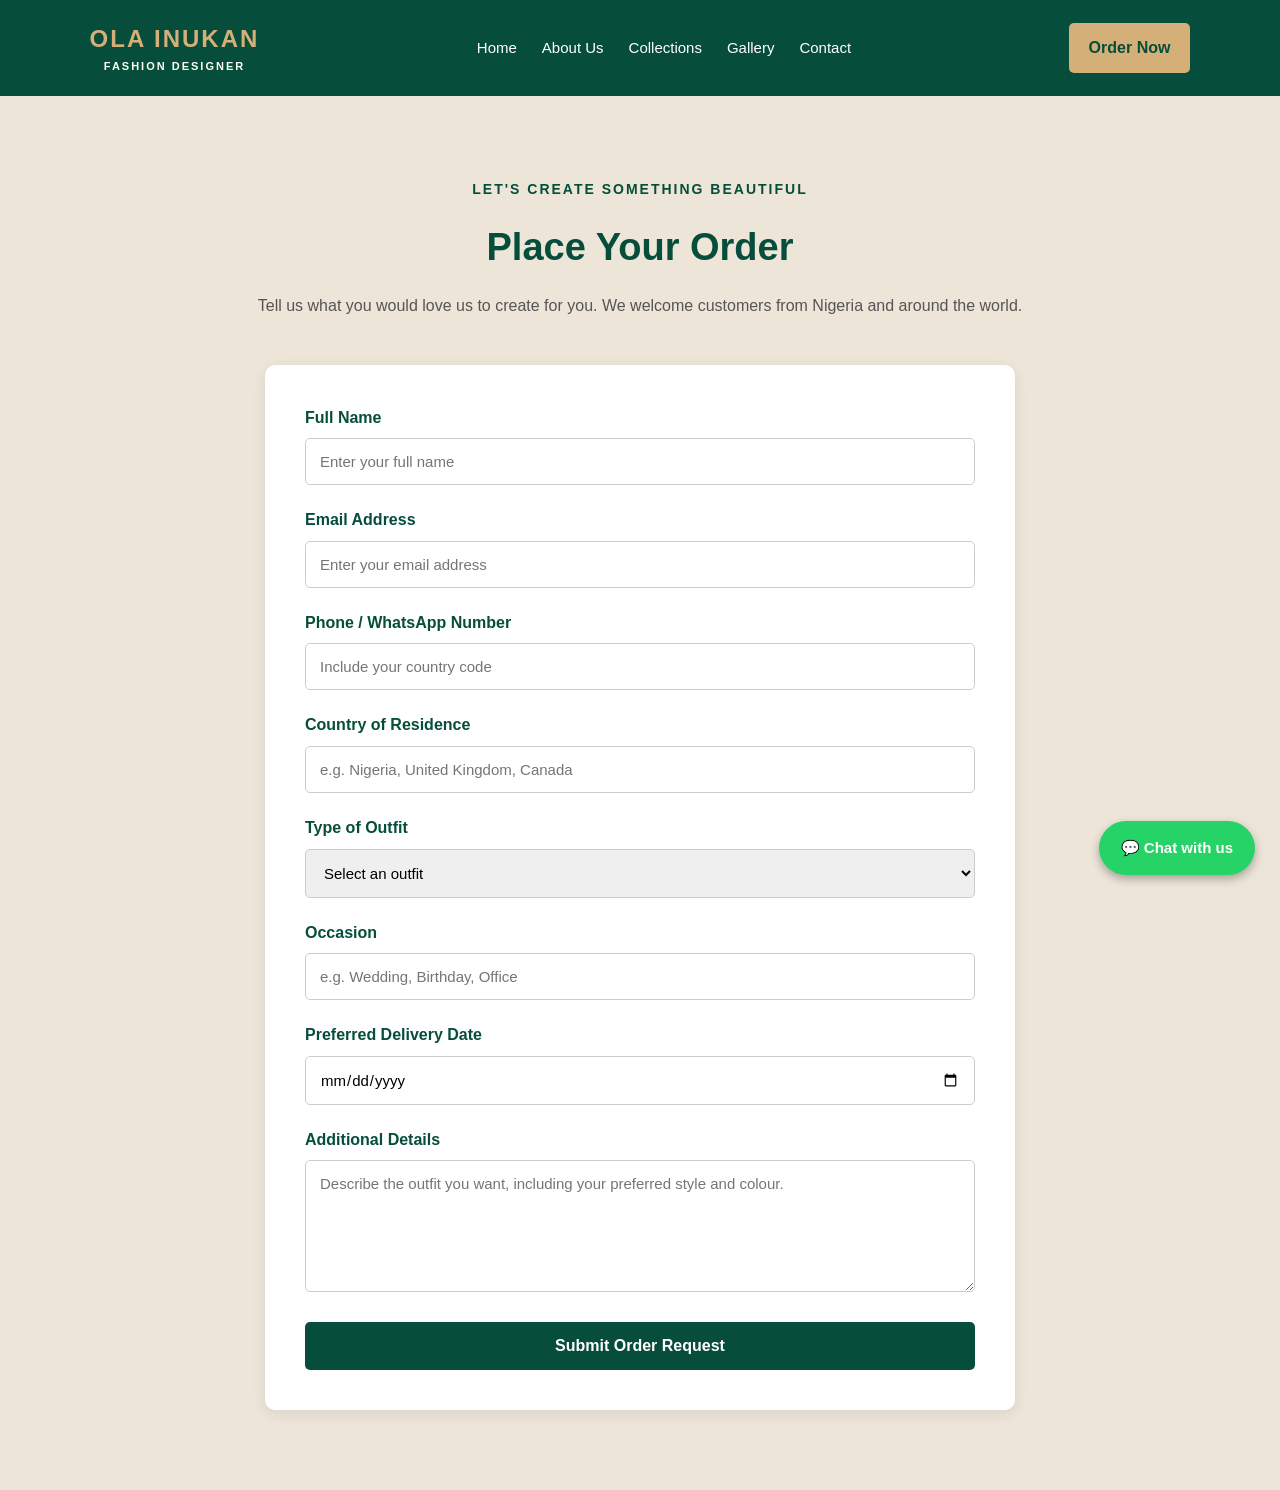
<file: order.html>
<!DOCTYPE html>
<html lang="en">
<head>
    <meta charset="UTF-8">
    <meta name="viewport" content="width=device-width, initial-scale=1.0">

    <title>Order Custom Outfits Online | Ola Inukan Fashion Designer</title>

    <meta name="description" content="Order beautifully tailored traditional outfits, native wears and custom fashion designs from Ola Inukan Fashion Designer. We welcome customers worldwide.">

    <meta name="keywords" content="order custom outfits, online fashion orders, Nigerian fashion designer, bespoke clothing">

    <meta name="author" content="Ola Inukan Fashion Designer">
    <meta name="robots" content="index, follow">
    <meta name="theme-color" content="#064E3B">

    <link rel="stylesheet" href="css/style.css">
</head>

<body>

    <!-- Navigation Bar -->
    <nav class="navbar">

        <div class="logo">
            OLA INUKAN
            <span>FASHION DESIGNER</span>
        </div>

        <ul class="nav-links">
            <li><a href="index.html">Home</a></li>
            <li><a href="about.html">About Us</a></li>
            <li><a href="collections.html">Collections</a></li>
            <li><a href="gallery.html">Gallery</a></li>
            <li><a href="contact.html">Contact</a></li>
        </ul>

        <a href="order.html" class="order-btn">Order Now</a>

    </nav>

    <!-- Order Section -->
    <section class="order-page">

        <div class="order-heading">
            <span>LET'S CREATE SOMETHING BEAUTIFUL</span>
            <h1>Place Your Order</h1>
            <p>Tell us what you would love us to create for you. We welcome customers from Nigeria and around the world.</p>
        </div>

        <div class="order-form-container">

            <form id="fashionOrderForm">

                <div class="order-group">
                    <label for="customerName">Full Name</label>
                    <input type="text" id="customerName" name="customerName" placeholder="Enter your full name" required>
                </div>

                <div class="order-group">
                    <label for="customerEmail">Email Address</label>
                    <input type="email" id="customerEmail" name="customerEmail" placeholder="Enter your email address" required>
                </div>

                <div class="order-group">
                    <label for="phone">Phone / WhatsApp Number</label>
                    <input type="tel" id="phone" name="phone" placeholder="Include your country code" required>
                </div>

                <div class="order-group">
                    <label for="country">Country of Residence</label>
                    <input type="text" id="country" name="country" placeholder="e.g. Nigeria, United Kingdom, Canada" required>
                </div>

                <div class="order-group">
                    <label for="outfit">Type of Outfit</label>
                    <select id="outfit" name="outfit" required>
                        <option value="">Select an outfit</option>
                        <option value="Traditional Outfit">Traditional Outfit</option>
                        <option value="Native Wear">Native Wear</option>
                        <option value="Corporate Outfit">Corporate Outfit</option>
                        <option value="Custom Design">Custom Design</option>
                        <option value="Other">Other</option>
                    </select>
                </div>

                <div class="order-group">
                    <label for="occasion">Occasion</label>
                    <input type="text" id="occasion" name="occasion" placeholder="e.g. Wedding, Birthday, Office">
                </div>

                <div class="order-group">
                    <label for="deliveryDate">Preferred Delivery Date</label>
                    <input type="date" id="deliveryDate" name="deliveryDate">
                </div>

                <div class="order-group">
                    <label for="details">Additional Details</label>
                    <textarea id="details" name="details" rows="6" placeholder="Describe the outfit you want, including your preferred style and colour."></textarea>
                </div>

                <button type="submit" class="order-submit">
                    Submit Order Request
                </button>

            </form>

        </div>

    </section>

    <script src="script.js"></script>

    <a href="https://wa.me/2348084676837"
   class="whatsapp-float"
   target="_blank"
   aria-label="Chat with us on WhatsApp">

    <span>💬 Chat with us</span>

</a>

</body>
</html>
</file>
<file: css/style.css>
/* GENERAL STYLING */

* {
    margin: 0;
    padding: 0;
    box-sizing: border-box;
    }

body {
font-family: Arial, sans-serif;
background-color: #FFFDF5;
color: #222222;
line-height: 1.6;
}

/* NAVIGATION BAR */
header {
background-color: #064E3B;
padding: 20px 7%;
}

.navbar {
display: flex;
justify-content: space-between;
align-items: center;
}

.logo {
color: #D4AF77;
font-size: 25px;
font-weight: bold;
letter-spacing: 2px;
}

.logo span {
display: block;
font-size: 11px;
letter-spacing: 4px;
text-align: center;
color: #FFFDF5;
}

.nav-links {
display: flex;
list-style: none;
gap: 25px;
}

.nav-links a {
text-decoration: none;
color: #FFFDF5;
font-size: 15px;
transition: 0.3s;
}

.nav-links a:hover {
color: #D4AF77;
}

.order-btn {
background-color: #D4AF77;
color: #064E3B;
padding: 12px 22px;
text-decoration: none;
border-radius: 5px;
font-weight: bold;
transition: 0.3s;
}

.order-btn:hover {
background-color: #FFFDF5;
}

/* HERO BANNER */
.hero {
    min-height: 700px;
    background-image: url("../images/hero.JPG");
    background-size: cover;
    background-position: center;
    background-repeat: no-repeat;
    display: flex;
    align-items: center;
    padding: 60px 7%;
}

.hero-content {
max-width: 600px;
color: #FFFDF5;
}

.hero-content h1 {
font-size: 52px;
line-height: 1.2;
margin-bottom: 20px;
}

.hero-content p {
font-size: 17px;
margin-bottom: 30px;
}

.hero-btn {
display: inline-block;
background-color: #D4AF77;
color: #064E3B;
padding: 14px 28px;
text-decoration: none;
border-radius: 5px;
font-weight: bold;
transition: 0.3s;
}

.hero-btn:hover {
background-color: #FFFDF5;
}

/* WELCOME SECTION */
.welcome {
padding: 80px 10%;
text-align: center;
}

.welcome h2 {
color: #064E3B;
font-size: 32px;
margin-bottom: 20px;
}

.welcome p {
max-width: 750px;
margin: auto;
font-size: 16px;
}

/* COLLECTIONS SECTION */
.collections {
padding: 70px 7%;
background-color: #EDE5D8;
text-align: center;
}

.collections h2 {
color: #064E3B;
font-size: 32px;
margin-bottom: 40px;
}

.collection-container {
display: grid;
grid-template-columns: repeat(3, 1fr);
gap: 25px;
}

.collection-box {
background-color: #FFFDF5;
padding: 40px 20px;
border-radius: 8px;
transition: 0.3s;
}

.collection-box:hover {
transform: translateY(-8px);
}

.collection-box h3 {
color: #064E3B;
margin-bottom: 12px;
}

/* FOOTER */
footer {
background-color: #064E3B;
color: #FFFDF5;
text-align: center;
padding: 25px;
}

/* RESPONSIVE DESIGN */
@media (max-width: 768px) {

header {
    padding: 20px 5%;
}
.navbar {
    flex-direction: column;
    gap: 20px;
}
.nav-links {
    flex-wrap: wrap;
    justify-content: center;
    gap: 15px;
}
.hero {
    min-height: 450px;
    padding: 40px 5%;
}
.hero-content h1 {
    font-size: 36px;
}
.collection-container {
    grid-template-columns: 1fr;
}
.welcome h2,
.collections h2 {
    font-size: 26px;
}

}

/* FASHION COLLECTIONS SECTION */

.collections {
    padding: 80px 7%;
    background-color: #EDE5D8;
    text-align: center;
}

.section-heading {
    margin-bottom: 45px;
}

.section-heading h2 {
    color: #064E3B;
    font-size: 36px;
    margin-bottom: 12px;
}

.section-heading p {
    color: #555555;
    font-size: 16px;
}

/* COLLECTION CARDS */

.collection-container {
    display: grid;
    grid-template-columns: repeat(3, 1fr);
    gap: 30px;
}

.collection-box {
    background-color: #FFFDF5;
    border-radius: 12px;
    overflow: hidden;
    box-shadow: 0 5px 20px rgba(0, 0, 0, 0.08);
    transition: 0.4s ease;
    padding: 0;
}

.collection-box:hover {
    transform: translateY(-10px);
    box-shadow: 0 12px 30px rgba(0, 0, 0, 0.15);
}

.collection-box img {
    width: 100%;
    height: 350px;
    object-fit: cover;
    display: block;
    transition: 0.4s ease;
}

.collection-box:hover img {
    transform: scale(1.04);
}

.collection-info {
    padding: 25px 20px;
}

.collection-info h3 {
    color: #064E3B;
    font-size: 22px;
    margin-bottom: 12px;
}

.collection-info p {
    color: #555555;
    font-size: 14px;
    margin-bottom: 20px;
}

.collection-info a {
    display: inline-block;
    background-color: #064E3B;
    color: #D4AF77;
    padding: 12px 22px;
    text-decoration: none;
    border-radius: 5px;
    font-weight: bold;
    transition: 0.3s;
}

.collection-info a:hover {
    background-color: #D4AF77;
    color: #064E3B;
}

/* MOBILE RESPONSIVENESS */

@media (max-width: 768px) {

    .collections {
        padding: 60px 5%;
    }

    .section-heading h2 {
        font-size: 28px;
    }

    .collection-container {
        grid-template-columns: 1fr;
    }

    .collection-box img {
        height: 300px;
    }
}

/* ABOUT US SECTION */

.about {
padding: 100px 7%;
background-color: #FFFDF5;
}

.about-container {
display: grid;
grid-template-columns: 1fr 1fr;
align-items: center;
gap: 60px;
max-width: 1200px;
margin: auto;
}

.about-image {
width: 100%;
height: auto;
overflow: hidden;
border-radius: 12px;
box-shadow: 0 10px 30px rgba(0, 0, 0, 0.12);
}

.about-image img {
width: 100%;
height: auto;
object-fit: contain;
object-position: center;
display: block;
}

.about-content {
padding: 20px 0;
}

.about-subtitle {
color: #B38B45;
font-size: 14px;
font-weight: bold;
letter-spacing: 4px;
}

.about-content h2 {
color: #064E3B;
font-size: 38px;
line-height: 1.3;
margin: 18px 0 25px;
}

.about-content p {
color: #555555;
font-size: 16px;
line-height: 1.9;
margin-bottom: 18px;
}

.experience {
display: flex;
align-items: center;
gap: 15px;
margin: 30px 0;
}

.experience h3 {
color: #B38B45;
font-size: 55px;
}

.experience span {
color: #064E3B;
font-size: 17px;
font-weight: bold;
}

.about-btn {
display: inline-block;
background-color: #064E3B;
color: #D4AF77;
padding: 14px 30px;
text-decoration: none;
border-radius: 5px;
font-weight: bold;
transition: 0.3s;
}

.about-btn:hover {
background-color: #D4AF77;
color: #064E3B;
transform: translateY(-3px);
}

/* ABOUT SECTION MOBILE RESPONSIVENESS */

@media (max-width: 768px) {

.about {
    padding: 60px 5%;
}
.about-container {
    grid-template-columns: 1fr;
    gap: 30px;
}
.about-image {
    height: 450px;
}
.about-content h2 {
    font-size: 30px;
}
.about-content p {
    font-size: 15px;
}
.experience h3 {
    font-size: 45px;
}

}.collection-box img {
    width: 100%;
    height: 400px;
    object-fit: cover;
    object-position: center 20%;
    display: block;
}

/* WHY CHOOSE US SECTION */

.why-choose-us {
    padding: 80px 7%;
    background-color: #064E3B;
    text-align: center;
}

.why-heading span {
    color: #D4AF77;
    font-size: 14px;
    font-weight: bold;
    letter-spacing: 4px;
}

.why-heading h2 {
    color: #FFFDF5;
    font-size: 35px;
    margin: 20px 0;
}

.why-heading p {
    color: #E5E7EB;
    font-size: 16px;
    margin-bottom: 45px;
}

.why-container {
    display: grid;
    grid-template-columns: repeat(4, 1fr);
    gap: 25px;
}

.why-box {
    background-color: #FFFDF5;
    padding: 35px 20px;
    border-radius: 10px;
    transition: 0.3s;
}

.why-box:hover {
    transform: translateY(-8px);
    box-shadow: 0 10px 25px rgba(0, 0, 0, 0.2);
}

.why-box h3 {
    color: #064E3B;
    font-size: 20px;
    margin-bottom: 15px;
}

.why-box p {
    color: #555555;
    font-size: 15px;
    line-height: 1.8;
}

/* MOBILE RESPONSIVENESS */

@media (max-width: 768px) {

    .why-choose-us {
        padding: 60px 5%;
    }

    .why-heading h2 {
        font-size: 27px;
    }

    .why-container {
        grid-template-columns: 1fr;
        gap: 20px;
    }

    .why-box {
        padding: 30px 20px;
    }

}

/* CUSTOMER TESTIMONIALS SECTION */

.testimonials {
    padding: 80px 7%;
    background-color: #FFFDF5;
    text-align: center;
}

.testimonial-heading span {
    color: #B38B45;
    font-size: 14px;
    font-weight: bold;
    letter-spacing: 4px;
}

.testimonial-heading h2 {
    color: #064E3B;
    font-size: 35px;
    margin: 20px 0;
}

.testimonial-heading p {
    color: #555;
    font-size: 16px;
    margin-bottom: 45px;
}

.testimonial-container {
    display: grid;
    grid-template-columns: repeat(3, 1fr);
    gap: 25px;
}

.testimonial-box {
    background-color: #FFFFFF;
    padding: 35px 25px;
    border-radius: 10px;
    box-shadow: 0 5px 20px rgba(0, 0, 0, 0.08);
    transition: 0.3s;
}

.testimonial-box:hover {
    transform: translateY(-8px);
}

.stars {
    color: #D4AF77;
    font-size: 23px;
    margin-bottom: 20px;
}

.testimonial-box p {
    color: #555;
    font-size: 15px;
    line-height: 1.8;
    margin-bottom: 25px;
}

.testimonial-box h3 {
    color: #064E3B;
    font-size: 18px;
    margin-bottom: 8px;
}

.testimonial-box span {
    color: #B38B45;
    font-size: 14px;
}

/* MOBILE RESPONSIVENESS */

@media (max-width: 768px) {

    .testimonials {
        padding: 60px 5%;
    }

    .testimonial-heading h2 {
        font-size: 28px;
    }

    .testimonial-container {
        grid-template-columns: 1fr;
    }

}

/* ORDER YOUR OUTFIT SECTION */

.order-section {
    padding: 90px 7%;
    background-color: #EDE5D8;
}

.order-heading {
    text-align: center;
    margin-bottom: 45px;
}

.order-heading span {
    color: #B38B45;
    font-size: 14px;
    font-weight: bold;
    letter-spacing: 4px;
}

.order-heading h2 {
    color: #064E3B;
    font-size: 36px;
    margin: 20px 0;
}

.order-heading p {
    color: #555;
    font-size: 16px;
    line-height: 1.7;
}

.order-container {
    max-width: 850px;
    margin: auto;
    background-color: #FFFDF5;
    padding: 45px;
    border-radius: 12px;
    box-shadow: 0 8px 25px rgba(0, 0, 0, 0.08);
}

.form-row {
    display: grid;
    grid-template-columns: 1fr 1fr;
    gap: 20px;
}

.form-group {
    margin-bottom: 22px;
}

.form-group label {
    display: block;
    color: #064E3B;
    font-weight: bold;
    margin-bottom: 10px;
}

.form-group input,
.form-group select,
.form-group textarea {
    width: 100%;
    padding: 14px;
    border: 1px solid #D5D5D5;
    border-radius: 6px;
    font-size: 15px;
    font-family: Arial, sans-serif;
    box-sizing: border-box;
    outline: none;
}

.form-group input:focus,
.form-group select:focus,
.form-group textarea:focus {
    border-color: #064E3B;
}

.form-group textarea {
    resize: vertical;
}

.order-submit {
    width: 100%;
    padding: 16px;
    background-color: #064E3B;
    color: #D4AF77;
    border: none;
    border-radius: 6px;
    font-size: 16px;
    font-weight: bold;
    cursor: pointer;
    transition: 0.3s;
}

.order-submit:hover {
    background-color: #B38B45;
    color: white;
}

/* MOBILE RESPONSIVENESS */

@media (max-width: 768px) {

    .order-section {
        padding: 60px 5%;
    }

    .order-heading h2 {
        font-size: 28px;
    }

    .order-container {
        padding: 25px 18px;
    }

    .form-row {
        grid-template-columns: 1fr;
        gap: 0;
    }

}

/* ABOUT US PAGE */

.about-page {
    display: grid;
    grid-template-columns: 1fr 1fr;
    align-items: center;
    gap: 50px;
    padding: 80px 7%;
    background-color: #EDE5D8;
}

.about-image img {
    width: 100%;
    height: 500px;
    object-fit: contain;
    border-radius: 10px;
}

.about-content span {
    color: #064E3B;
    font-weight: bold;
    letter-spacing: 2px;
}

.about-content h1 {
    font-size: 38px;
    color: #064E3B;
    margin: 20px 0;
}

.about-content p {
    font-size: 16px;
    line-height: 1.8;
    color: #444;
    margin-bottom: 20px;
}

/* MOBILE RESPONSIVENESS */

@media (max-width: 768px) {

    .about-page {
        grid-template-columns: 1fr;
        padding: 40px 5%;
    }

    .about-image img {
        height: 400px;
    }

    .about-content h1 {
        font-size: 28px;
    }

}

/* NAVIGATION BAR */

.navbar {
    display: flex;
    justify-content: space-between;
    align-items: center;
    padding: 20px 7%;
    background-color: #064E3B;
    width: 100%;
}

.logo {
    color: #D4AF77;
    font-size: 24px;
    font-weight: bold;
}

.logo span {
    display: block;
    font-size: 11px;
    letter-spacing: 2px;
}

.nav-links {
    display: flex;
    list-style: none;
    gap: 25px;
    margin: 0;
    padding: 0;
}

.nav-links li a {
    color: white;
    text-decoration: none;
    font-size: 15px;
    transition: 0.3s;
}

.nav-links li a:hover {
    color: #D4AF77;
}

.order-btn {
    background-color: #D4AF77;
    color: #064E3B;
    padding: 12px 20px;
    text-decoration: none;
    border-radius: 5px;
    font-weight: bold;
}

/* MOBILE NAVIGATION */

@media (max-width: 768px) {

    .navbar {
        flex-direction: column;
        gap: 20px;
        padding: 20px;
    }

    .nav-links {
        flex-wrap: wrap;
        justify-content: center;
        gap: 15px;
    }

}

/* FASHION COLLECTIONS PAGE */

.fashion-collections {
    padding: 80px 7%;
    background-color: #EDE5D8;
    text-align: center;
}

.collections-title span {
    color: #064E3B;
    font-weight: bold;
    letter-spacing: 3px;
}

.collections-title h1 {
    color: #064E3B;
    font-size: 38px;
    margin: 15px 0;
}

.collections-title p {
    color: #555;
    font-size: 16px;
    margin-bottom: 40px;
}

.fashion-container {
    display: grid;
    grid-template-columns: repeat(3, 1fr);
    gap: 30px;
}

.fashion-card {
    background-color: white;
    border-radius: 10px;
    overflow: hidden;
    box-shadow: 0 4px 12px rgba(0, 0, 0, 0.1);
}

.fashion-card img {
    width: 100%;
    height: 400px;
    object-fit: cover;
}

.fashion-info {
    padding: 25px 20px;
}

.fashion-info h2 {
    color: #064E3B;
    margin-bottom: 12px;
}

.fashion-info p {
    color: #555;
    line-height: 1.7;
    margin-bottom: 20px;
}

.fashion-info a {
    display: inline-block;
    background-color: #064E3B;
    color: white;
    padding: 12px 25px;
    text-decoration: none;
    border-radius: 5px;
}

.fashion-info a:hover {
    background-color: #D4AF77;
    color: #064E3B;
}

/* MOBILE RESPONSIVENESS */

@media (max-width: 768px) {

    .fashion-container {
        grid-template-columns: 1fr;
    }

    .collections-title h1 {
        font-size: 28px;
    }

    .fashion-card img {
        height: 350px;
    }

}

/* GALLERY PAGE */

.gallery-section {
    padding: 80px 7%;
    background-color: #EDE5D8;
    text-align: center;
}

.gallery-heading span {
    color: #064E3B;
    font-weight: bold;
    letter-spacing: 3px;
}

.gallery-heading h1 {
    color: #064E3B;
    font-size: 38px;
    margin: 15px 0;
}

.gallery-heading p {
    color: #555;
    margin-bottom: 40px;
    line-height: 1.7;
}

.gallery-container {
    display: grid;
    grid-template-columns: repeat(3, 1fr);
    gap: 25px;
}

.gallery-item {
    overflow: hidden;
    border-radius: 10px;
    background-color: white;
}

.gallery-item img {
    width: 100%;
    height: 400px;
    object-fit: cover;
    display: block;
    transition: 0.4s;
}

.gallery-item img:hover {
    transform: scale(1.05);
}

/* MOBILE RESPONSIVENESS */

@media (max-width: 768px) {

    .gallery-container {
        grid-template-columns: 1fr;
    }

    .gallery-heading h1 {
        font-size: 28px;
    }

    .gallery-item img {
        height: 350px;
    }

}

/* LATEST DESIGNS HEADING */

.latest-designs-heading {
    margin-top: 80px;
    padding-top: 40px;
    border-top: 1px solid #D4AF77;
}

/* CONTACT PAGE */

.contact-section {
    padding: 80px 7%;
    background-color: #EDE5D8;
}

.contact-heading {
    text-align: center;
    margin-bottom: 50px;
}

.contact-heading span {
    color: #064E3B;
    font-weight: bold;
    letter-spacing: 3px;
}

.contact-heading h1 {
    color: #064E3B;
    font-size: 38px;
    margin: 15px 0;
}

.contact-heading p {
    color: #555;
    line-height: 1.7;
}

.contact-container {
    display: grid;
    grid-template-columns: 1fr 1.5fr;
    gap: 40px;
    max-width: 1100px;
    margin: auto;
}

.contact-info {
    background-color: #064E3B;
    color: white;
    padding: 40px;
    border-radius: 10px;
}

.contact-info h2 {
    color: #D4AF77;
    margin-bottom: 20px;
}

.contact-info h3 {
    color: #D4AF77;
    margin: 30px 0 15px;
}

.contact-info p {
    line-height: 1.8;
    margin-bottom: 12px;
}

.contact-form {
    background-color: white;
    padding: 35px;
    border-radius: 10px;
}

.contact-group {
    margin-bottom: 20px;
}

.contact-group label {
    display: block;
    color: #064E3B;
    font-weight: bold;
    margin-bottom: 8px;
}

.contact-group input,
.contact-group textarea {
    width: 100%;
    padding: 13px;
    border: 1px solid #ccc;
    border-radius: 5px;
    font-size: 15px;
    font-family: Arial, sans-serif;
}

.contact-group textarea {
    resize: vertical;
}

.contact-submit {
    background-color: #064E3B;
    color: white;
    border: none;
    padding: 14px 25px;
    border-radius: 5px;
    cursor: pointer;
    font-size: 15px;
}

.contact-submit:hover {
    background-color: #D4AF77;
    color: #064E3B;
}

/* MOBILE RESPONSIVENESS */

@media (max-width: 768px) {

    .contact-container {
        grid-template-columns: 1fr;
    }

    .contact-heading h1 {
        font-size: 28px;
    }

    .contact-info,
    .contact-form {
        padding: 25px;
    }

}

/* ORDER PAGE */

.order-page {
    padding: 80px 7%;
    background-color: #EDE5D8;
}

.order-heading {
    text-align: center;
    margin-bottom: 45px;
}

.order-heading span {
    color: #064E3B;
    font-weight: bold;
    letter-spacing: 2px;
}

.order-heading h1 {
    color: #064E3B;
    font-size: 38px;
    margin: 15px 0;
}

.order-heading p {
    color: #555;
    line-height: 1.7;
}

.order-form-container {
    max-width: 750px;
    margin: auto;
    background-color: white;
    padding: 40px;
    border-radius: 10px;
    box-shadow: 0 4px 15px rgba(0, 0, 0, 0.08);
}

.order-group {
    margin-bottom: 22px;
}

.order-group label {
    display: block;
    color: #064E3B;
    font-weight: bold;
    margin-bottom: 8px;
}

.order-group input,
.order-group select,
.order-group textarea {
    width: 100%;
    padding: 14px;
    border: 1px solid #ccc;
    border-radius: 5px;
    font-size: 15px;
    font-family: Arial, sans-serif;
}

.order-group textarea {
    resize: vertical;
}

.order-submit {
    width: 100%;
    padding: 15px;
    background-color: #064E3B;
    color: white;
    border: none;
    border-radius: 5px;
    font-size: 16px;
    font-weight: bold;
    cursor: pointer;
}

.order-submit:hover {
    background-color: #D4AF77;
    color: #064E3B;
}

/* MOBILE RESPONSIVENESS */

@media (max-width: 768px) {

    .order-page {
        padding: 45px 5%;
    }

    .order-heading h1 {
        font-size: 28px;
    }

    .order-form-container {
        padding: 25px;
    }

}

/* FLOATING WHATSAPP BUTTON */

.whatsapp-float {
    position: fixed;
    bottom: 25px;
    right: 25px;
    background-color: #25D366;
    color: white;
    padding: 15px 22px;
    border-radius: 50px;
    text-decoration: none;
    font-size: 15px;
    font-weight: bold;
    box-shadow: 0 4px 10px rgba(0, 0, 0, 0.3);
    z-index: 1000;
    transition: 0.3s;
}

.whatsapp-float:hover {
    background-color: #128C7E;
    transform: translateY(-5px);
}

/* WHATSAPP BUTTON ON MOBILE */

@media (max-width: 768px) {
    .whatsapp-float {
        bottom: 15px;
        right: 10px;
        padding: 10px 15px;
        font-size: 12px;
    }
}

/* ACTIVE NAVIGATION LINK */

.nav-links li a.active {
    color: #D4AF77;
    border-bottom: 2px solid #D4AF77;
    padding-bottom: 5px;
    font-weight: bold;
}
</file>
